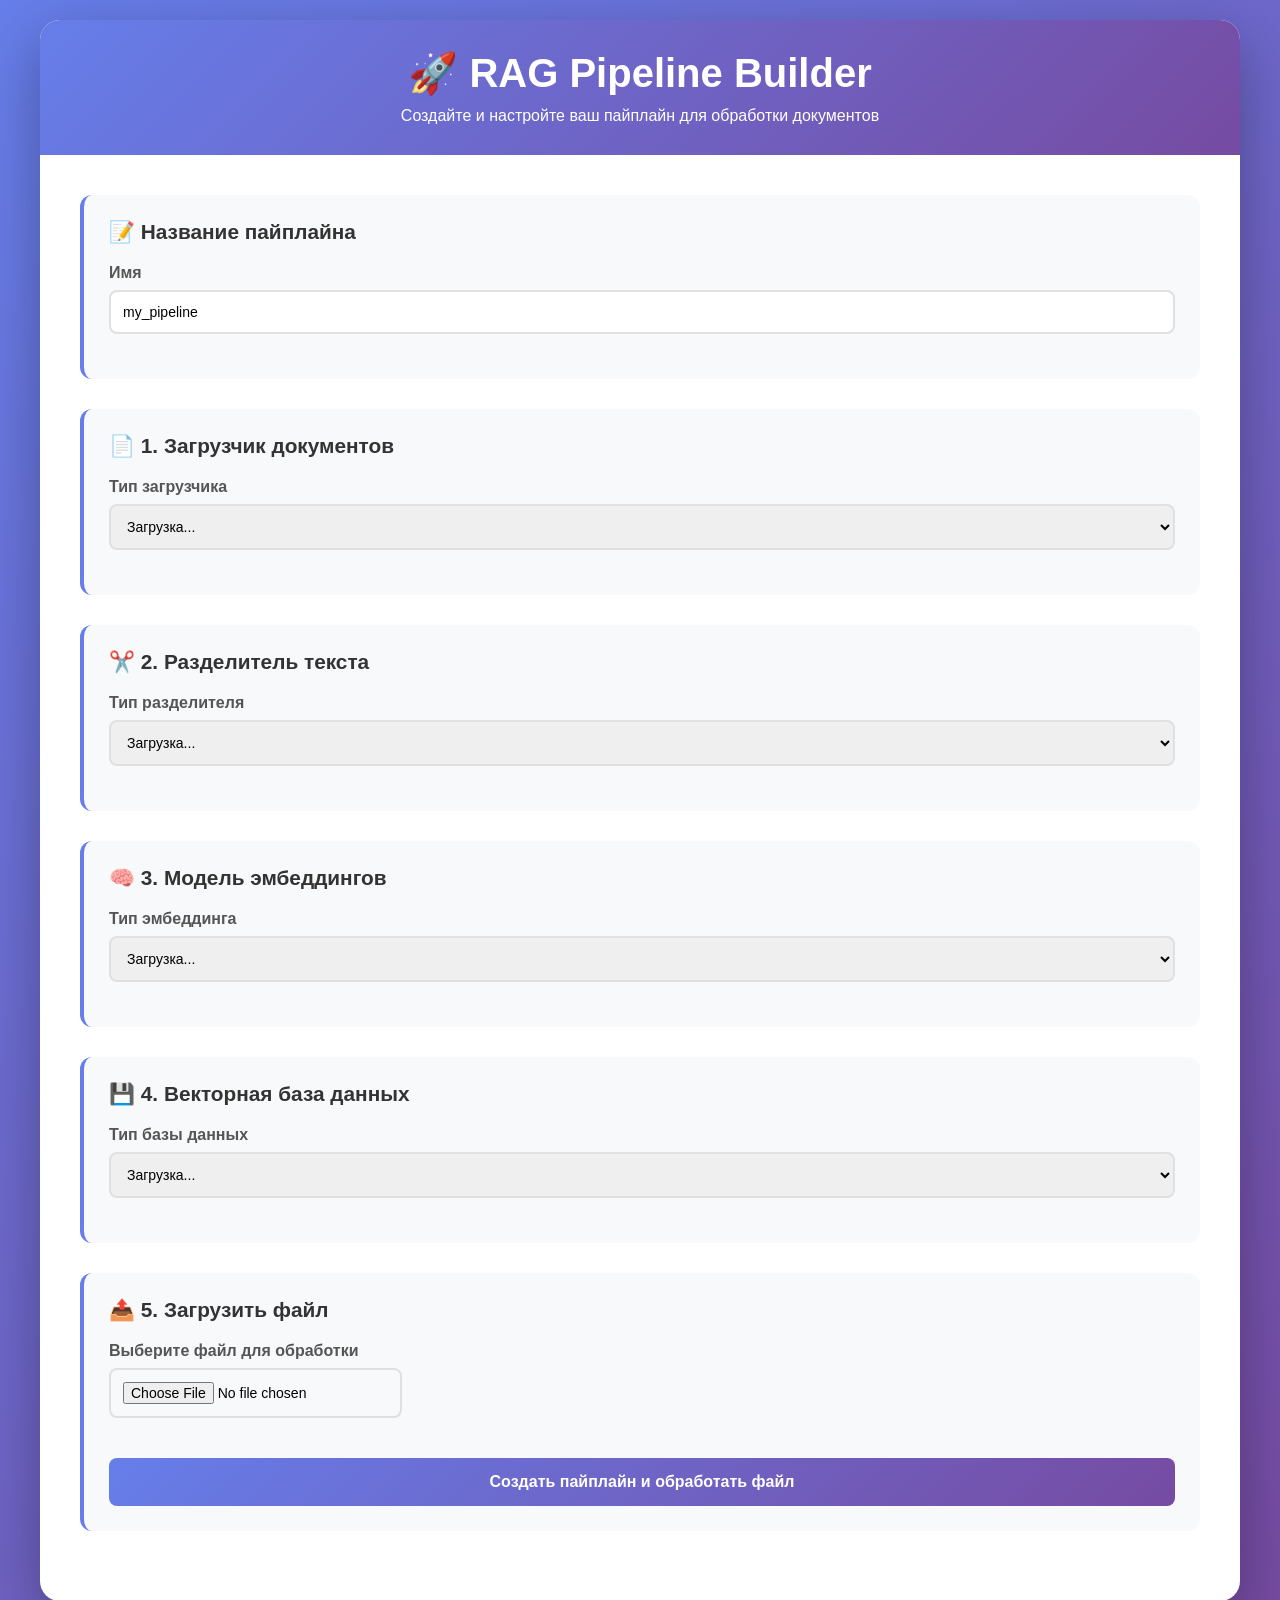
<file: index.html>
<!DOCTYPE html>
<html lang="ru">

<head>
    <meta charset="UTF-8">
    <meta name="viewport" content="width=device-width, initial-scale=1.0">
    <title>RAG Pipeline Builder</title>
    <style>
        * {
            margin: 0;
            padding: 0;
            box-sizing: border-box;
        }

        body {
            font-family: -apple-system, BlinkMacSystemFont, 'Segoe UI', Roboto, Oxygen, Ubuntu, Cantarell, sans-serif;
            background: linear-gradient(135deg, #667eea 0%, #764ba2 100%);
            min-height: 100vh;
            padding: 20px;
        }

        .container {
            max-width: 1200px;
            margin: 0 auto;
            background: white;
            border-radius: 20px;
            box-shadow: 0 20px 60px rgba(0, 0, 0, 0.3);
            overflow: hidden;
        }

        .header {
            background: linear-gradient(135deg, #667eea 0%, #764ba2 100%);
            color: white;
            padding: 30px;
            text-align: center;
        }

        .header h1 {
            font-size: 2.5em;
            margin-bottom: 10px;
        }

        .content {
            padding: 40px;
        }

        .section {
            margin-bottom: 30px;
            padding: 25px;
            background: #f8f9fa;
            border-radius: 12px;
            border-left: 4px solid #667eea;
        }

        .section h2 {
            color: #333;
            margin-bottom: 20px;
            font-size: 1.3em;
        }

        .form-group {
            margin-bottom: 20px;
        }

        label {
            display: block;
            margin-bottom: 8px;
            font-weight: 600;
            color: #555;
        }

        .label-description {
            font-size: 0.85em;
            color: #777;
            font-weight: normal;
            margin-left: 5px;
        }

        select,
        input[type="text"],
        input[type="number"],
        input[type="file"],
        input[type="checkbox"] {
            padding: 12px;
            border: 2px solid #e0e0e0;
            border-radius: 8px;
            font-size: 14px;
            transition: border-color 0.3s;
        }

        select,
        input[type="text"],
        input[type="number"] {
            width: 100%;
        }

        input[type="checkbox"] {
            width: auto;
            margin-right: 8px;
        }

        select:focus,
        input:focus {
            outline: none;
            border-color: #667eea;
        }

        .dynamic-params {
            margin-top: 20px;
            padding: 20px;
            background: white;
            border-radius: 8px;
            border: 1px solid #e0e0e0;
        }

        .dynamic-params h3 {
            font-size: 1.1em;
            color: #667eea;
            margin-bottom: 15px;
        }

        .param-grid {
            display: grid;
            grid-template-columns: repeat(auto-fit, minmax(250px, 1fr));
            gap: 15px;
        }

        .checkbox-group {
            display: flex;
            align-items: center;
        }

        button {
            background: linear-gradient(135deg, #667eea 0%, #764ba2 100%);
            color: white;
            border: none;
            padding: 15px 40px;
            font-size: 16px;
            font-weight: 600;
            border-radius: 8px;
            cursor: pointer;
            transition: transform 0.2s, box-shadow 0.2s;
            width: 100%;
            margin-top: 20px;
        }

        button:hover:not(:disabled) {
            transform: translateY(-2px);
            box-shadow: 0 5px 20px rgba(102, 126, 234, 0.4);
        }

        button:disabled {
            opacity: 0.5;
            cursor: not-allowed;
        }

        .progress-container {
            margin-top: 30px;
            display: none;
        }

        .progress-bar {
            width: 100%;
            height: 30px;
            background: #e0e0e0;
            border-radius: 15px;
            overflow: hidden;
            margin-bottom: 10px;
        }

        .progress-fill {
            height: 100%;
            background: linear-gradient(90deg, #667eea 0%, #764ba2 100%);
            width: 0%;
            transition: width 0.3s;
            display: flex;
            align-items: center;
            justify-content: center;
            color: white;
            font-weight: 600;
        }

        .status-message {
            padding: 15px;
            border-radius: 8px;
            margin-top: 10px;
        }

        .status-success {
            background: #d4edda;
            color: #155724;
            border: 1px solid #c3e6cb;
        }

        .status-error {
            background: #f8d7da;
            color: #721c24;
            border: 1px solid #f5c6cb;
        }

        .status-info {
            background: #d1ecf1;
            color: #0c5460;
            border: 1px solid #bee5eb;
        }

        .file-info {
            display: flex;
            align-items: center;
            gap: 10px;
            margin-top: 10px;
            padding: 10px;
            background: white;
            border-radius: 8px;
        }

        .stats {
            display: grid;
            grid-template-columns: repeat(auto-fit, minmax(150px, 1fr));
            gap: 15px;
            margin-top: 20px;
        }

        .stat-card {
            background: white;
            padding: 15px;
            border-radius: 8px;
            text-align: center;
        }

        .stat-value {
            font-size: 2em;
            font-weight: bold;
            color: #667eea;
        }

        .stat-label {
            color: #777;
            font-size: 0.9em;
            margin-top: 5px;
        }

        .loading {
            display: inline-block;
            width: 20px;
            height: 20px;
            border: 3px solid #f3f3f3;
            border-top: 3px solid #667eea;
            border-radius: 50%;
            animation: spin 1s linear infinite;
            margin-left: 10px;
        }

        @keyframes spin {
            0% {
                transform: rotate(0deg);
            }

            100% {
                transform: rotate(360deg);
            }
        }

        .empty-state {
            text-align: center;
            padding: 20px;
            color: #999;
            font-style: italic;
        }
    </style>
</head>

<body>
    <div class="container">
        <div class="header">
            <h1>🚀 RAG Pipeline Builder</h1>
            <p>Создайте и настройте ваш пайплайн для обработки документов</p>
        </div>

        <div class="content">
            <!-- Pipeline Name -->
            <div class="section">
                <h2>📝 Название пайплайна</h2>
                <div class="form-group">
                    <label>Имя</label>
                    <input type="text" id="pipelineName" value="my_pipeline" placeholder="Введите название">
                </div>
            </div>

            <!-- Loader -->
            <div class="section">
                <h2>📄 1. Загрузчик документов</h2>
                <div class="form-group">
                    <label>Тип загрузчика</label>
                    <select id="loaderType" onchange="loadLoaderParams()">
                        <option value="">Загрузка...</option>
                    </select>
                </div>
                <div id="loaderParams" class="dynamic-params" style="display: none;">
                    <h3>Параметры загрузчика</h3>
                    <div id="loaderParamsContent" class="param-grid"></div>
                </div>
            </div>

            <!-- Splitter -->
            <div class="section">
                <h2>✂️ 2. Разделитель текста</h2>
                <div class="form-group">
                    <label>Тип разделителя</label>
                    <select id="splitterType" onchange="loadSplitterParams()">
                        <option value="">Загрузка...</option>
                    </select>
                </div>
                <div id="splitterParams" class="dynamic-params" style="display: none;">
                    <h3>Параметры разделителя</h3>
                    <div id="splitterParamsContent" class="param-grid"></div>
                </div>
            </div>

            <!-- Embedding -->
            <div class="section">
                <h2>🧠 3. Модель эмбеддингов</h2>
                <div class="form-group">
                    <label>Тип эмбеддинга</label>
                    <select id="embeddingType" onchange="loadEmbeddingParams()">
                        <option value="">Загрузка...</option>
                    </select>
                </div>
                <div id="embeddingParams" class="dynamic-params" style="display: none;">
                    <h3>Параметры эмбеддинга</h3>
                    <div id="embeddingParamsContent" class="param-grid"></div>
                </div>
            </div>

            <!-- Database -->
            <div class="section">
                <h2>💾 4. Векторная база данных</h2>
                <div class="form-group">
                    <label>Тип базы данных</label>
                    <select id="databaseType" onchange="loadDatabaseParams()">
                        <option value="">Загрузка...</option>
                    </select>
                </div>
                <div id="databaseParams" class="dynamic-params" style="display: none;">
                    <h3>Параметры базы данных</h3>
                    <div id="databaseParamsContent" class="param-grid"></div>
                </div>
            </div>

            <!-- File Upload -->
            <div class="section">
                <h2>📤 5. Загрузить файл</h2>
                <div class="form-group">
                    <label>Выберите файл для обработки</label>
                    <input type="file" id="fileInput" accept=".pdf,.txt,.md">
                    <div id="fileInfo" class="file-info" style="display: none;"></div>
                </div>
                <button id="processBtn" onclick="processPipeline()">
                    Создать пайплайн и обработать файл
                </button>
            </div>

            <!-- Progress -->
            <div class="progress-container" id="progressContainer">
                <h3>Обработка...</h3>
                <div id="taskInfo"
                    style="margin-bottom: 10px; padding: 10px; background: #f0f0f0; border-radius: 8px; font-size: 0.9em; display: none;">
                    <strong>Task ID:</strong> <span id="taskIdDisplay">-</span><br>
                    <strong>Файл:</strong> <span id="fileNameDisplay">-</span>
                </div>
                <div class="progress-bar">
                    <div class="progress-fill" id="progressFill">0%</div>
                </div>
                <div id="statusMessage" class="status-message status-info"></div>
            </div>

            <!-- Results -->
            <div class="section" id="resultsSection" style="display: none;">
                <h2>✅ Результаты</h2>
                <div class="stats" id="stats"></div>
            </div>
        </div>
    </div>

    <script>
        const API_URL = 'http://localhost:8000';

        // Store component schemas
        let componentSchemas = {
            loaders: {},
            splitters: {},
            embeddings: {},
            databases: {}
        };

        // Store current parameter values
        let currentParams = {
            loader: {},
            splitter: {},
            embedding: {},
            database: {}
        };

        // Load components on page load
        window.onload = async () => {
            await loadLoaders();
            await loadSplitters();
            await loadEmbeddings();
            await loadDatabases();
        };

        // ==========================================
        // LOAD COMPONENT LISTS
        // ==========================================

        async function loadLoaders() {
            try {
                const response = await fetch(`${API_URL}/api/loaders`);
                const loaders = await response.json();
                const select = document.getElementById('loaderType');

                select.innerHTML = '<option value="">-- Выберите загрузчик --</option>' +
                    loaders.map(l => {
                        componentSchemas.loaders[l.id] = l.config_schema;
                        return `<option value="${l.id}">${l.name}</option>`;
                    }).join('');
            } catch (error) {
                console.error('Error loading loaders:', error);
                showStatus('Ошибка загрузки списка загрузчиков', 'error');
            }
        }

        async function loadSplitters() {
            try {
                const response = await fetch(`${API_URL}/api/splitters`);
                const splitters = await response.json();
                const select = document.getElementById('splitterType');

                select.innerHTML = '<option value="">-- Выберите разделитель --</option>' +
                    splitters.map(s => {
                        componentSchemas.splitters[s.id] = s.config_schema;
                        return `<option value="${s.id}">${s.name}</option>`;
                    }).join('');
            } catch (error) {
                console.error('Error loading splitters:', error);
            }
        }

        async function loadEmbeddings() {
            try {
                const response = await fetch(`${API_URL}/api/embeddings`);
                const embeddings = await response.json();
                const select = document.getElementById('embeddingType');

                select.innerHTML = '<option value="">-- Выберите модель --</option>' +
                    embeddings.map(e => {
                        componentSchemas.embeddings[e.id] = e.config_schema;
                        return `<option value="${e.id}">${e.name}</option>`;
                    }).join('');
            } catch (error) {
                console.error('Error loading embeddings:', error);
            }
        }

        async function loadDatabases() {
            try {
                const response = await fetch(`${API_URL}/api/databases`);
                const databases = await response.json();
                const select = document.getElementById('databaseType');

                select.innerHTML = '<option value="">-- Выберите базу данных --</option>' +
                    databases.map(d => {
                        componentSchemas.databases[d.id] = d.config_schema;
                        return `<option value="${d.id}">${d.name}</option>`;
                    }).join('');
            } catch (error) {
                console.error('Error loading databases:', error);
            }
        }

        // ==========================================
        // DYNAMIC PARAMETER LOADING
        // ==========================================

        function loadLoaderParams() {
            const selectedType = document.getElementById('loaderType').value;
            if (!selectedType) {
                document.getElementById('loaderParams').style.display = 'none';
                return;
            }

            const schema = componentSchemas.loaders[selectedType];
            renderParams('loader', schema, 'loaderParamsContent');
            document.getElementById('loaderParams').style.display = 'block';
        }

        function loadSplitterParams() {
            const selectedType = document.getElementById('splitterType').value;
            if (!selectedType) {
                document.getElementById('splitterParams').style.display = 'none';
                return;
            }

            const schema = componentSchemas.splitters[selectedType];
            renderParams('splitter', schema, 'splitterParamsContent');
            document.getElementById('splitterParams').style.display = 'block';
        }

        function loadEmbeddingParams() {
            const selectedType = document.getElementById('embeddingType').value;
            if (!selectedType) {
                document.getElementById('embeddingParams').style.display = 'none';
                return;
            }

            const schema = componentSchemas.embeddings[selectedType];
            renderParams('embedding', schema, 'embeddingParamsContent');
            document.getElementById('embeddingParams').style.display = 'block';
        }

        function loadDatabaseParams() {
            const selectedType = document.getElementById('databaseType').value;
            if (!selectedType) {
                document.getElementById('databaseParams').style.display = 'none';
                return;
            }

            const schema = componentSchemas.databases[selectedType];
            renderParams('database', schema, 'databaseParamsContent');
            document.getElementById('databaseParams').style.display = 'block';
        }

        // ==========================================
        // RENDER PARAMETERS DYNAMICALLY
        // ==========================================

        function renderParams(componentType, schema, containerId) {
            const container = document.getElementById(containerId);
            container.innerHTML = '';

            if (!schema || !schema.properties) {
                container.innerHTML = '<div class="empty-state">Нет настраиваемых параметров</div>';
                return;
            }

            const properties = schema.properties;

            // Skip 'type' field as it's already selected
            Object.keys(properties).forEach(key => {
                if (key === 'type') return;

                const prop = properties[key];
                const isRequired = schema.required && schema.required.includes(key);

                const formGroup = document.createElement('div');
                formGroup.className = 'form-group';

                // Create label
                const label = document.createElement('label');
                label.textContent = formatFieldName(key);
                if (isRequired) {
                    label.innerHTML += ' <span style="color: red;">*</span>';
                }
                if (prop.description) {
                    label.innerHTML += `<span class="label-description">(${prop.description})</span>`;
                }
                formGroup.appendChild(label);

                // Create input based on type
                const input = createInputForType(componentType, key, prop);
                formGroup.appendChild(input);

                container.appendChild(formGroup);
            });
        }

        function createInputForType(componentType, key, prop) {
            const inputId = `${componentType}_${key}`;
            let input;

            // Check if it's a boolean
            if (prop.type === 'boolean') {
                const wrapper = document.createElement('div');
                wrapper.className = 'checkbox-group';

                input = document.createElement('input');
                input.type = 'checkbox';
                input.id = inputId;
                input.checked = prop.default !== undefined ? prop.default : false;

                const label = document.createElement('label');
                label.htmlFor = inputId;
                label.textContent = 'Включено';
                label.style.fontWeight = 'normal';

                wrapper.appendChild(input);
                wrapper.appendChild(label);

                input.addEventListener('change', (e) => {
                    currentParams[componentType][key] = e.target.checked;
                });

                currentParams[componentType][key] = input.checked;
                return wrapper;
            }

            // Check if it's an enum (Literal in Pydantic)
            if (prop.enum) {
                input = document.createElement('select');
                input.id = inputId;

                prop.enum.forEach(value => {
                    const option = document.createElement('option');
                    option.value = value;
                    option.textContent = value;
                    if (value === prop.default) {
                        option.selected = true;
                    }
                    input.appendChild(option);
                });

                input.addEventListener('change', (e) => {
                    currentParams[componentType][key] = e.target.value;
                });

                currentParams[componentType][key] = input.value;
                return input;
            }

            // Number input
            if (prop.type === 'integer' || prop.type === 'number') {
                input = document.createElement('input');
                input.type = 'number';
                input.id = inputId;

                if (prop.minimum !== undefined) input.min = prop.minimum;
                if (prop.maximum !== undefined) input.max = prop.maximum;
                if (prop.default !== undefined) input.value = prop.default;

                input.addEventListener('input', (e) => {
                    const value = prop.type === 'integer' ?
                        parseInt(e.target.value) :
                        parseFloat(e.target.value);
                    currentParams[componentType][key] = isNaN(value) ? null : value;
                });

                currentParams[componentType][key] = input.value ?
                    (prop.type === 'integer' ? parseInt(input.value) : parseFloat(input.value)) :
                    null;
                return input;
            }

            // Text input (default)
            input = document.createElement('input');
            input.type = 'text';
            input.id = inputId;
            if (prop.default !== undefined) {
                input.value = prop.default;
            }

            input.addEventListener('input', (e) => {
                currentParams[componentType][key] = e.target.value;
            });

            currentParams[componentType][key] = input.value;
            return input;
        }

        function formatFieldName(key) {
            // Convert snake_case to Title Case
            return key
                .split('_')
                .map(word => word.charAt(0).toUpperCase() + word.slice(1))
                .join(' ');
        }

        // ==========================================
        // FILE HANDLING
        // ==========================================

        document.getElementById('fileInput').addEventListener('change', (e) => {
            const file = e.target.files[0];
            if (file) {
                const fileInfo = document.getElementById('fileInfo');
                fileInfo.style.display = 'flex';
                fileInfo.innerHTML = `
                    <span>📄 ${file.name}</span>
                    <span>${(file.size / 1024 / 1024).toFixed(2)} MB</span>
                `;
            }
        });

        // ==========================================
        // PIPELINE PROCESSING
        // ==========================================

        async function processPipeline() {
            const file = document.getElementById('fileInput').files[0];
            if (!file) {
                alert('Пожалуйста, выберите файл');
                return;
            }

            // Validate selections
            const loaderType = document.getElementById('loaderType').value;
            const splitterType = document.getElementById('splitterType').value;
            const embeddingType = document.getElementById('embeddingType').value;
            const databaseType = document.getElementById('databaseType').value;

            if (!loaderType || !splitterType || !embeddingType || !databaseType) {
                alert('Пожалуйста, выберите все компоненты пайплайна');
                return;
            }

            const btn = document.getElementById('processBtn');
            btn.disabled = true;
            btn.textContent = 'Создание пайплайна...';

            try {
                // Build config with dynamic parameters
                const config = {
                    name: document.getElementById('pipelineName').value,
                    loader: {
                        type: loaderType,
                        ...currentParams.loader
                    },
                    splitter: {
                        type: splitterType,
                        ...currentParams.splitter
                    },
                    embedding: {
                        type: embeddingType,
                        ...currentParams.embedding
                    },
                    database: {
                        type: databaseType,
                        ...currentParams.database
                    }
                };

                console.log('Pipeline config:', config);

                // Create pipeline
                showStatus('Создание пайплайна...', 'info');
                const pipelineResp = await fetch(`${API_URL}/api/pipelines`, {
                    method: 'POST',
                    headers: { 'Content-Type': 'application/json' },
                    body: JSON.stringify(config)
                });

                if (!pipelineResp.ok) {
                    const error = await pipelineResp.json();
                    throw new Error(error.detail || 'Ошибка создания пайплайна');
                }

                const pipelineData = await pipelineResp.json();
                const pipelineId = pipelineData.pipeline_id;
                console.log('Pipeline created:', pipelineId);

                // Upload file
                btn.textContent = 'Загрузка файла...';
                showStatus('Загрузка файла...', 'info');
                const formData = new FormData();
                formData.append('file', file);

                const uploadResp = await fetch(
                    `${API_URL}/api/pipelines/${pipelineId}/process`,
                    { method: 'POST', body: formData }
                );

                if (!uploadResp.ok) {
                    const error = await uploadResp.json();
                    throw new Error(error.detail || 'Ошибка загрузки файла');
                }

                const uploadData = await uploadResp.json();
                const taskId = uploadData.task_id;

                console.log('Task created:', taskId);
                console.log('Upload response:', uploadData);

                // Show task info
                document.getElementById('taskInfo').style.display = 'block';
                document.getElementById('taskIdDisplay').textContent = taskId.substring(0, 8) + '...';
                document.getElementById('fileNameDisplay').textContent = file.name;

                // Show progress immediately
                btn.textContent = 'Обработка файла...';
                showStatus(uploadData.message || 'Задача поставлена в очередь', 'info');

                // Poll for status
                await pollTaskStatus(taskId);

            } catch (error) {
                console.error('Processing error:', error);
                showStatus(`Ошибка: ${error.message}`, 'error');
                btn.disabled = false;
                btn.textContent = 'Создать пайплайн и обработать файл';
            }
        }

        async function pollTaskStatus(taskId) {
            const progressContainer = document.getElementById('progressContainer');
            const progressFill = document.getElementById('progressFill');
            const statusMessage = document.getElementById('statusMessage');

            progressContainer.style.display = 'block';

            let pollCount = 0;
            const maxPolls = 600; // 10 минут максимум (600 секунд)

            const interval = setInterval(async () => {
                pollCount++;

                if (pollCount > maxPolls) {
                    clearInterval(interval);
                    showStatus('⏱ Превышено время ожидания. Проверьте задачу позже.', 'error');
                    document.getElementById('processBtn').disabled = false;
                    document.getElementById('processBtn').textContent = 'Создать пайплайн и обработать файл';
                    return;
                }

                try {
                    const response = await fetch(`${API_URL}/api/tasks/${taskId}`);

                    if (!response.ok) {
                        console.error('Failed to fetch task status:', response.status);
                        return; // Continue polling
                    }

                    const task = await response.json();
                    console.log('Task status:', task);

                    const progress = (task.progress || 0) * 100;
                    progressFill.style.width = progress + '%';
                    progressFill.textContent = Math.round(progress) + '%';

                    showStatus(task.message || 'Обработка...', 'info');

                    if (task.status === 'completed') {
                        clearInterval(interval);
                        progressFill.style.width = '100%';
                        progressFill.textContent = '100%';
                        showStatus('✅ Обработка завершена успешно!', 'success');
                        document.getElementById('processBtn').disabled = false;
                        document.getElementById('processBtn').textContent = 'Создать пайплайн и обработать файл';
                        showResults(task);
                    } else if (task.status === 'failed') {
                        clearInterval(interval);
                        showStatus(`❌ Ошибка: ${task.error || 'Неизвестная ошибка'}`, 'error');
                        document.getElementById('processBtn').disabled = false;
                        document.getElementById('processBtn').textContent = 'Создать пайплайн и обработать файл';
                    } else if (task.status === 'processing') {
                        // Update button text to show it's processing
                        document.getElementById('processBtn').textContent =
                            `Обработка... ${Math.round(progress)}%`;
                    }
                } catch (error) {
                    console.error('Error polling task status:', error);
                    // Don't clear interval on error, might be temporary network issue
                }
            }, 1000); // Poll every second
        }

        function showStatus(message, type) {
            const statusEl = document.getElementById('statusMessage');
            statusEl.textContent = message;
            statusEl.className = `status-message status-${type}`;
        }

        function showResults(task) {
            const resultsSection = document.getElementById('resultsSection');
            resultsSection.style.display = 'block';

            const statsEl = document.getElementById('stats');
            statsEl.innerHTML = `
                <div class="stat-card">
                    <div class="stat-value">✓</div>
                    <div class="stat-label">Статус</div>
                </div>
                <div class="stat-card">
                    <div class="stat-value">${Math.round((task.progress || 0) * 100)}%</div>
                    <div class="stat-label">Прогресс</div>
                </div>
                <div class="stat-card">
                    <div class="stat-value">${task.status}</div>
                    <div class="stat-label">Состояние</div>
                </div>
            `;

            // Scroll to results
            resultsSection.scrollIntoView({ behavior: 'smooth' });
        }
    </script>
</body>

</html>
</file>
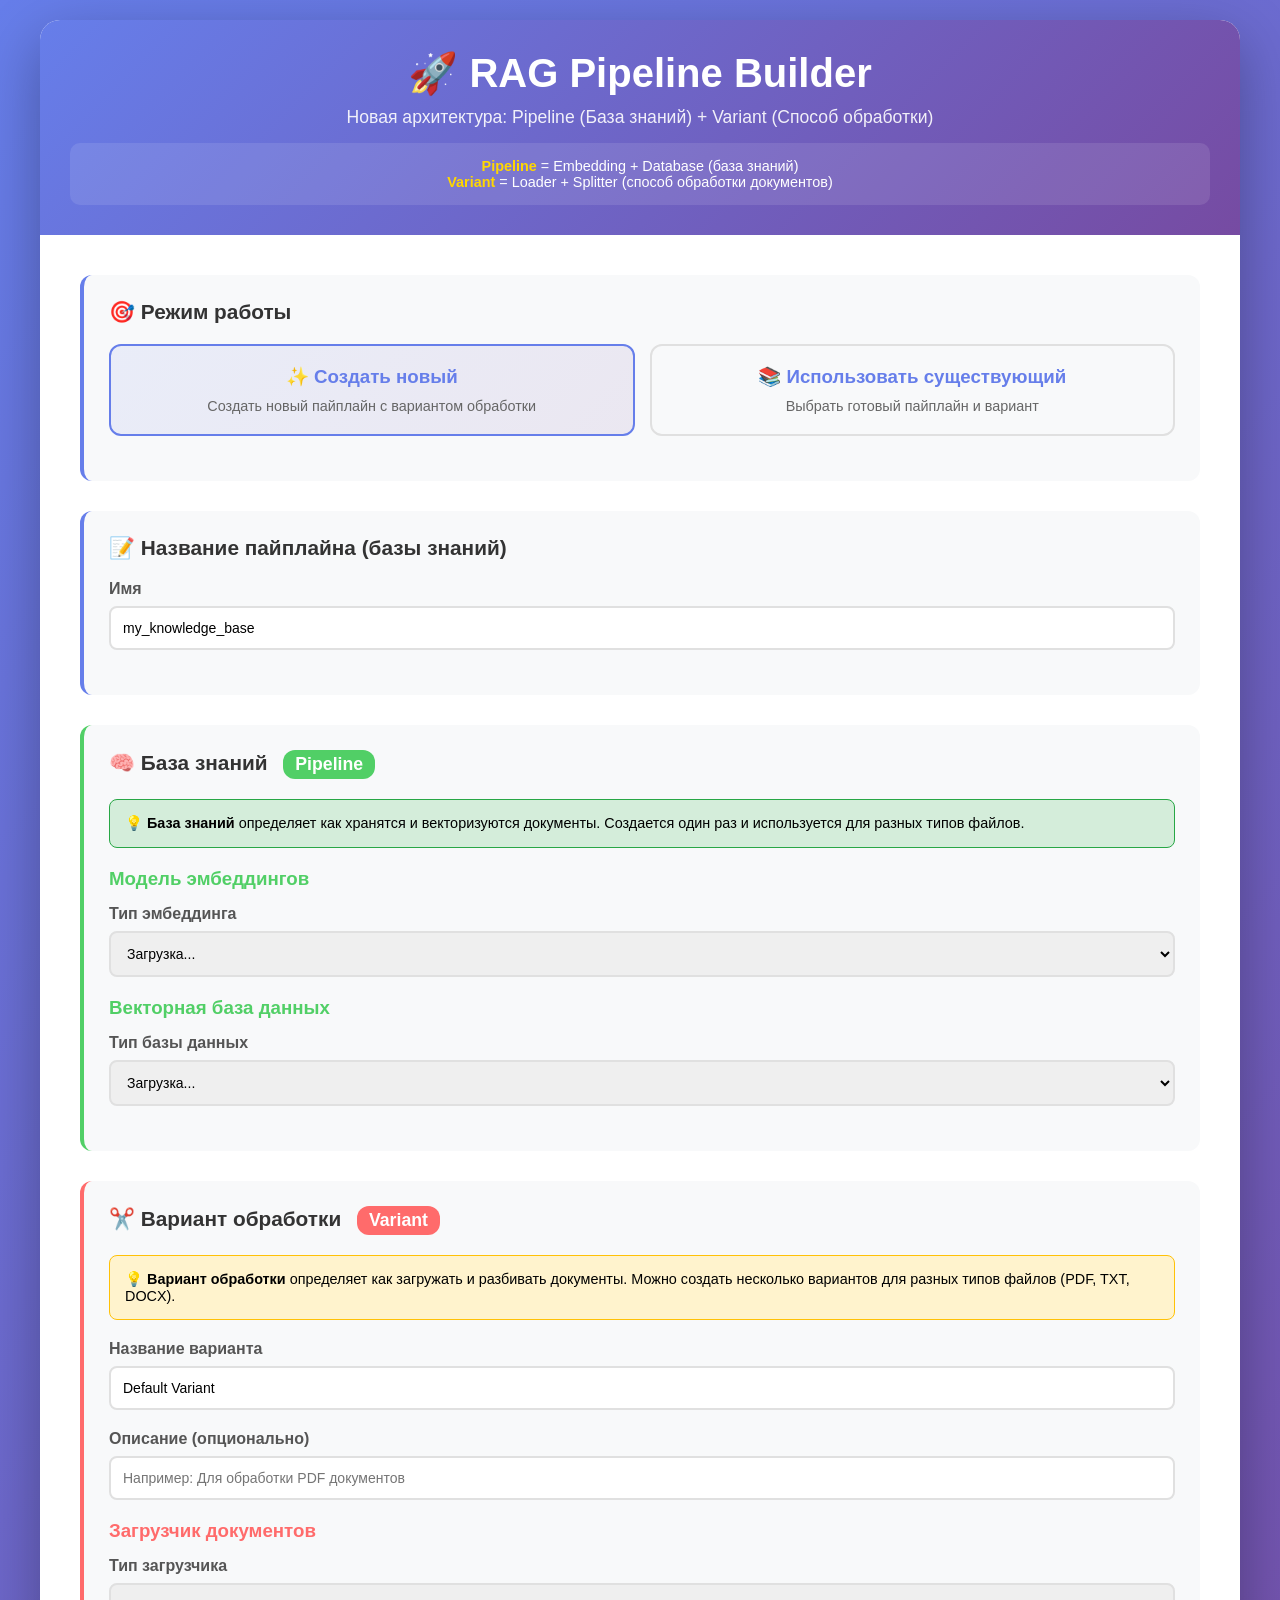
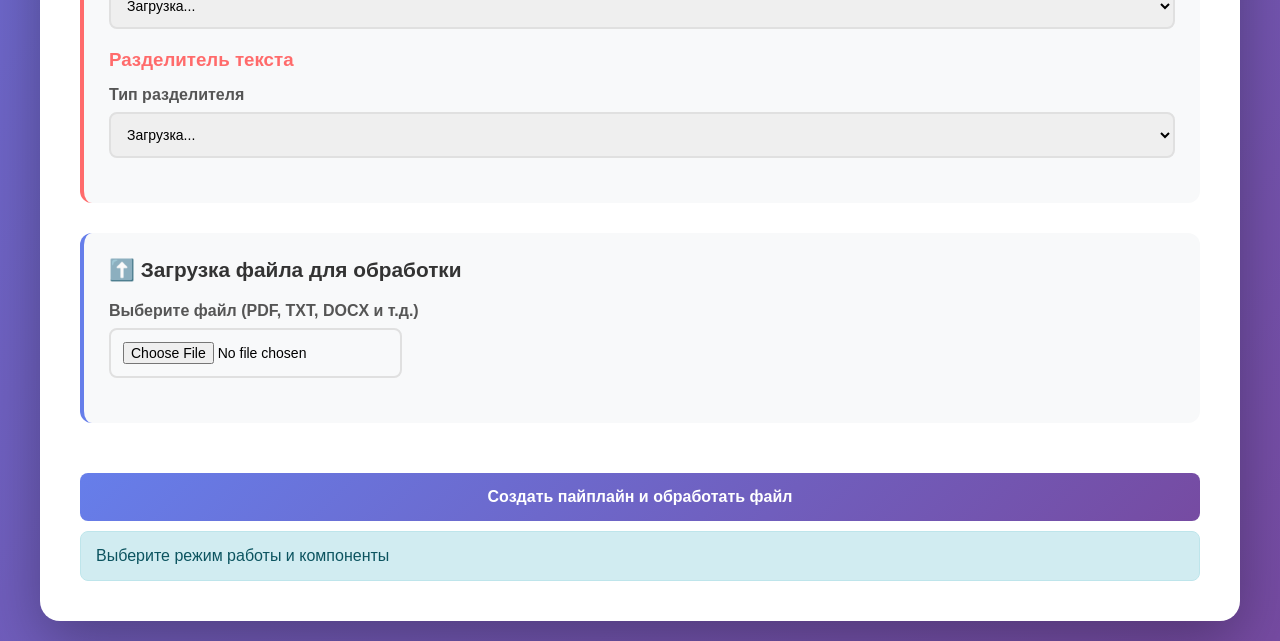
<file: create_pipeline.html>
<!DOCTYPE html>
<html lang="ru">

<head>
    <meta charset="UTF-8">
    <meta name="viewport" content="width=device-width, initial-scale=1.0">
    <title>RAG Pipeline Builder - New Architecture</title>
    <style>
        /* Общие стили */
        * {
            margin: 0;
            padding: 0;
            box-sizing: border-box;
        }

        body {
            font-family: -apple-system, BlinkMacSystemFont, 'Segoe UI', Roboto, Oxygen, Ubuntu, Cantarell, sans-serif;
            background: linear-gradient(135deg, #667eea 0%, #764ba2 100%);
            min-height: 100vh;
            padding: 20px;
        }

        .container {
            max-width: 1200px;
            margin: 0 auto;
            background: white;
            border-radius: 20px;
            box-shadow: 0 20px 60px rgba(0, 0, 0, 0.3);
            overflow: hidden;
        }

        .header {
            background: linear-gradient(135deg, #667eea 0%, #764ba2 100%);
            color: white;
            padding: 30px;
            text-align: center;
        }

        .header h1 {
            font-size: 2.5em;
            margin-bottom: 10px;
        }

        .header p {
            opacity: 0.9;
            font-size: 1.1em;
        }

        .architecture-info {
            background: rgba(255, 255, 255, 0.1);
            padding: 15px;
            border-radius: 10px;
            margin-top: 15px;
            font-size: 0.9em;
        }

        .architecture-info strong {
            color: #ffd700;
        }

        .content {
            padding: 40px;
        }

        .section {
            margin-bottom: 30px;
            padding: 25px;
            background: #f8f9fa;
            border-radius: 12px;
            border-left: 4px solid #667eea;
        }

        .section.variant-section {
            border-left-color: #ff6b6b;
        }

        .section.knowledge-base-section {
            border-left-color: #51cf66;
        }

        .section h2 {
            color: #333;
            margin-bottom: 20px;
            font-size: 1.3em;
        }

        .info-box {
            background: #fff3cd;
            border: 1px solid #ffc107;
            padding: 15px;
            border-radius: 8px;
            margin-top: 15px;
            font-size: 0.9em;
        }

        .info-box.success {
            background: #d4edda;
            border-color: #28a745;
        }

        .form-group {
            margin-bottom: 20px;
        }

        label {
            display: block;
            margin-bottom: 8px;
            font-weight: 600;
            color: #555;
        }

        .label-description {
            font-size: 0.85em;
            color: #777;
            font-weight: normal;
            margin-left: 5px;
        }

        select,
        input[type="text"],
        input[type="number"],
        input[type="file"],
        input[type="checkbox"] {
            padding: 12px;
            border: 2px solid #e0e0e0;
            border-radius: 8px;
            font-size: 14px;
            transition: border-color 0.3s;
        }

        select,
        input[type="text"],
        input[type="number"] {
            width: 100%;
        }

        input[type="checkbox"] {
            width: auto;
            margin-right: 8px;
        }

        select:focus,
        input:focus {
            outline: none;
            border-color: #667eea;
        }

        .dynamic-params {
            margin-top: 20px;
            padding: 20px;
            background: white;
            border-radius: 8px;
            border: 1px solid #e0e0e0;
        }

        .dynamic-params h3 {
            font-size: 1.1em;
            color: #667eea;
            margin-bottom: 15px;
        }

        .param-grid {
            display: grid;
            grid-template-columns: repeat(auto-fit, minmax(250px, 1fr));
            gap: 15px;
        }

        .checkbox-group {
            display: flex;
            align-items: center;
        }

        button {
            background: linear-gradient(135deg, #667eea 0%, #764ba2 100%);
            color: white;
            border: none;
            padding: 15px 40px;
            font-size: 16px;
            font-weight: 600;
            border-radius: 8px;
            cursor: pointer;
            transition: transform 0.2s, box-shadow 0.2s;
            width: 100%;
            margin-top: 20px;
        }

        button:hover:not(:disabled) {
            transform: translateY(-2px);
            box-shadow: 0 5px 20px rgba(102, 126, 234, 0.4);
        }

        button:disabled {
            opacity: 0.5;
            cursor: not-allowed;
        }

        .progress-container {
            margin-top: 30px;
            display: none;
        }

        .progress-bar {
            width: 100%;
            height: 30px;
            background: #e0e0e0;
            border-radius: 15px;
            overflow: hidden;
            margin-bottom: 10px;
        }

        .progress-fill {
            height: 100%;
            background: linear-gradient(90deg, #667eea 0%, #764ba2 100%);
            width: 0%;
            transition: width 0.3s;
            display: flex;
            align-items: center;
            justify-content: center;
            color: white;
            font-weight: 600;
        }

        .status-message {
            padding: 15px;
            border-radius: 8px;
            margin-top: 10px;
        }

        .status-success {
            background: #d4edda;
            color: #155724;
            border: 1px solid #c3e6cb;
        }

        .status-error {
            background: #f8d7da;
            color: #721c24;
            border: 1px solid #f5c6cb;
        }

        .status-info {
            background: #d1ecf1;
            color: #0c5460;
            border: 1px solid #bee5eb;
        }

        .file-info {
            display: flex;
            align-items: center;
            gap: 10px;
            margin-top: 10px;
            padding: 10px;
            background: white;
            border-radius: 8px;
        }

        .stats {
            display: grid;
            grid-template-columns: repeat(auto-fit, minmax(150px, 1fr));
            gap: 15px;
            margin-top: 20px;
        }

        .stat-card {
            background: white;
            padding: 15px;
            border-radius: 8px;
            text-align: center;
        }

        .stat-value {
            font-size: 2em;
            font-weight: bold;
            color: #667eea;
        }

        .stat-label {
            color: #777;
            font-size: 0.9em;
            margin-top: 5px;
        }

        .loading {
            display: inline-block;
            width: 20px;
            height: 20px;
            border: 3px solid #f3f3f3;
            border-top: 3px solid #667eea;
            border-radius: 50%;
            animation: spin 1s linear infinite;
            margin-left: 10px;
        }

        @keyframes spin {
            0% {
                transform: rotate(0deg);
            }

            100% {
                transform: rotate(360deg);
            }
        }

        .empty-state {
            text-align: center;
            padding: 20px;
            color: #999;
            font-style: italic;
        }

        .variant-badge {
            display: inline-block;
            background: #ff6b6b;
            color: white;
            padding: 4px 12px;
            border-radius: 12px;
            font-size: 0.85em;
            margin-left: 10px;
        }

        .kb-badge {
            display: inline-block;
            background: #51cf66;
            color: white;
            padding: 4px 12px;
            border-radius: 12px;
            font-size: 0.85em;
            margin-left: 10px;
        }

        /* Новые стили для селектора режимов */
        .mode-selector {
            display: grid;
            grid-template-columns: 1fr 1fr;
            gap: 15px;
            margin-bottom: 20px;
        }

        .mode-card {
            padding: 20px;
            border: 2px solid #e0e0e0;
            border-radius: 12px;
            cursor: pointer;
            transition: all 0.3s;
            text-align: center;
        }

        .mode-card:hover {
            border-color: #667eea;
            transform: translateY(-2px);
            box-shadow: 0 5px 15px rgba(102, 126, 234, 0.2);
        }

        .mode-card.active {
            border-color: #667eea;
            background: linear-gradient(135deg, rgba(102, 126, 234, 0.1) 0%, rgba(118, 75, 162, 0.1) 100%);
        }

        .mode-card h3 {
            color: #667eea;
            margin-bottom: 10px;
        }

        .mode-card p {
            color: #666;
            font-size: 0.9em;
        }

        /* Стили для списка пайплайнов */
        .pipeline-list {
            max-height: 300px;
            overflow-y: auto;
            border: 1px solid #e0e0e0;
            border-radius: 8px;
            padding: 10px;
        }

        .pipeline-item {
            padding: 15px;
            border: 2px solid #e0e0e0;
            border-radius: 8px;
            margin-bottom: 10px;
            cursor: pointer;
            transition: all 0.3s;
        }

        .pipeline-item:hover {
            border-color: #667eea;
            background: #f8f9fa;
        }

        .pipeline-item.selected {
            border-color: #667eea;
            background: linear-gradient(135deg, rgba(102, 126, 234, 0.1) 0%, rgba(118, 75, 162, 0.1) 100%);
        }

        .pipeline-item h4 {
            color: #333;
            margin-bottom: 5px;
        }

        .pipeline-item .pipeline-meta {
            font-size: 0.85em;
            color: #666;
        }

        /* Стили для списка вариантов */
        .variant-list {
            /* Убрал padding-left: 20px; чтобы было ровнее */
            margin-top: 10px;
        }

        .variant-item {
            padding: 10px;
            background: white;
            border-left: 3px solid #ff6b6b;
            margin-bottom: 5px;
            border-radius: 4px;
            cursor: pointer;
            transition: all 0.2s;
        }

        .variant-item:hover {
            background: #fff5f5;
        }

        .variant-item.selected {
            background: #ffe0e0;
            border-left-width: 5px;
        }

        .create-new-variant-btn {
            background: #ff6b6b;
            color: white;
            border: none;
            padding: 8px 16px;
            border-radius: 6px;
            cursor: pointer;
            font-size: 0.9em;
            margin-top: 10px;
        }

        .create-new-variant-btn:hover {
            background: #ff5252;
        }
    </style>
</head>

<body>
    <div class="container">
        <div class="header">
            <h1>🚀 RAG Pipeline Builder</h1>
            <p>Новая архитектура: Pipeline (База знаний) + Variant (Способ обработки)</p>
            <div class="architecture-info">
                <strong>Pipeline</strong> = Embedding + Database (база знаний)<br>
                <strong>Variant</strong> = Loader + Splitter (способ обработки документов)
            </div>
        </div>

        <div class="content">
            <div class="section">
                <h2>🎯 Режим работы</h2>
                <div class="mode-selector">
                    <div class="mode-card active" id="modeNew" onclick="selectMode('new')">
                        <h3>✨ Создать новый</h3>
                        <p>Создать новый пайплайн с вариантом обработки</p>
                    </div>
                    <div class="mode-card" id="modeExisting" onclick="selectMode('existing')">
                        <h3>📚 Использовать существующий</h3>
                        <p>Выбрать готовый пайплайн и вариант</p>
                    </div>
                </div>
            </div>

            <div class="section" id="existingPipelineSection" style="display: none;">
                <h2>📚 Выбор пайплайна и варианта</h2>

                <div class="form-group">
                    <label>Доступные пайплайны</label>
                    <div id="pipelineList" class="pipeline-list">
                        <div class="empty-state">Загрузка...</div>
                    </div>
                </div>

                <div id="variantSelection" style="display: none; margin-top: 20px;">
                    <label>Варианты обработки для выбранного пайплайна</label>
                    <div id="variantList" class="variant-list"></div>
                    <button class="create-new-variant-btn" onclick="showNewVariantForm()">
                        + Создать новый вариант
                    </button>
                </div>

                <div id="newVariantForm"
                    style="display: none; margin-top: 20px; padding: 20px; background: white; border-radius: 8px; border: 1px solid #ff6b6b;">
                    <h3>Создание нового варианта</h3>
                    <div class="form-group">
                        <label>Название варианта</label>
                        <input type="text" id="newVariantName" placeholder="Например: PDF Processor">
                    </div>
                    <div class="form-group">
                        <label>Описание</label>
                        <input type="text" id="newVariantDescription" placeholder="Опционально">
                    </div>

                    <div style="margin-top: 20px;">
                        <h3 style="color: #ff6b6b; margin-bottom: 15px;">Загрузчик документов</h3>
                        <div class="form-group">
                            <label>Тип загрузчика</label>
                            <select id="loaderTypeExisting" onchange="loadLoaderParams('existing')">
                                <option value="">Загрузка...</option>
                            </select>
                        </div>
                        <div id="loaderParamsExisting" class="dynamic-params" style="display: none;">
                            <h3>Параметры загрузчика</h3>
                            <div id="loaderParamsContentExisting" class="param-grid"></div>
                        </div>
                    </div>

                    <div style="margin-top: 20px;">
                        <h3 style="color: #ff6b6b; margin-bottom: 15px;">Разделитель текста</h3>
                        <div class="form-group">
                            <label>Тип разделителя</label>
                            <select id="splitterTypeExisting" onchange="loadSplitterParams('existing')">
                                <option value="">Загрузка...</option>
                            </select>
                        </div>
                        <div id="splitterParamsExisting" class="dynamic-params" style="display: none;">
                            <h3>Параметры разделителя</h3>
                            <div id="splitterParamsContentExisting" class="param-grid"></div>
                        </div>
                    </div>
                </div>
            </div>

            <div id="newPipelineSection">
                <div class="section">
                    <h2>📝 Название пайплайна (базы знаний)</h2>
                    <div class="form-group">
                        <label>Имя</label>
                        <input type="text" id="pipelineName" value="my_knowledge_base" placeholder="Введите название">
                    </div>
                </div>

                <div class="section knowledge-base-section">
                    <h2>🧠 База знаний <span class="kb-badge">Pipeline</span></h2>
                    <div class="info-box success">
                        💡 <strong>База знаний</strong> определяет как хранятся и векторизуются документы.
                        Создается один раз и используется для разных типов файлов.
                    </div>

                    <div style="margin-top: 20px;">
                        <h3 style="color: #51cf66; margin-bottom: 15px;">Модель эмбеддингов</h3>
                        <div class="form-group">
                            <label>Тип эмбеддинга</label>
                            <select id="embeddingType" onchange="loadEmbeddingParams()">
                                <option value="">Загрузка...</option>
                            </select>
                        </div>
                        <div id="embeddingParams" class="dynamic-params" style="display: none;">
                            <h3>Параметры эмбеддинга</h3>
                            <div id="embeddingParamsContent" class="param-grid"></div>
                        </div>
                    </div>

                    <div style="margin-top: 20px;">
                        <h3 style="color: #51cf66; margin-bottom: 15px;">Векторная база данных</h3>
                        <div class="form-group">
                            <label>Тип базы данных</label>
                            <select id="databaseType" onchange="loadDatabaseParams()">
                                <option value="">Загрузка...</option>
                            </select>
                        </div>
                        <div id="databaseParams" class="dynamic-params" style="display: none;">
                            <h3>Параметры базы данных</h3>
                            <div id="databaseParamsContent" class="param-grid"></div>
                        </div>
                    </div>
                </div>

                <div class="section variant-section">
                    <h2>✂️ Вариант обработки <span class="variant-badge">Variant</span></h2>
                    <div class="info-box">
                        💡 <strong>Вариант обработки</strong> определяет как загружать и разбивать документы.
                        Можно создать несколько вариантов для разных типов файлов (PDF, TXT, DOCX).
                    </div>

                    <div class="form-group" style="margin-top: 20px;">
                        <label>Название варианта</label>
                        <input type="text" id="variantName" value="Default Variant"
                            placeholder="Например: PDF Processor">
                    </div>

                    <div class="form-group">
                        <label>Описание (опционально)</label>
                        <input type="text" id="variantDescription" placeholder="Например: Для обработки PDF документов">
                    </div>

                    <div style="margin-top: 20px;">
                        <h3 style="color: #ff6b6b; margin-bottom: 15px;">Загрузчик документов</h3>
                        <div class="form-group">
                            <label>Тип загрузчика</label>
                            <select id="loaderType" onchange="loadLoaderParams('new')">
                                <option value="">Загрузка...</option>
                            </select>
                        </div>
                        <div id="loaderParams" class="dynamic-params" style="display: none;">
                            <h3>Параметры загрузчика</h3>
                            <div id="loaderParamsContent" class="param-grid"></div>
                        </div>
                    </div>

                    <div style="margin-top: 20px;">
                        <h3 style="color: #ff6b6b; margin-bottom: 15px;">Разделитель текста</h3>
                        <div class="form-group">
                            <label>Тип разделителя</label>
                            <select id="splitterType" onchange="loadSplitterParams('new')">
                                <option value="">Загрузка...</option>
                            </select>
                        </div>
                        <div id="splitterParams" class="dynamic-params" style="display: none;">
                            <h3>Параметры разделителя</h3>
                            <div id="splitterParamsContent" class="param-grid"></div>
                        </div>
                    </div>
                </div>
            </div>

            <div class="section">
                <h2>⬆️ Загрузка файла для обработки</h2>
                <div class="form-group">
                    <label for="fileInput">Выберите файл (PDF, TXT, DOCX и т.д.)</label>
                    <input type="file" id="fileInput" accept=".pdf,.txt,.docx,.md,.csv">
                </div>
                <div id="fileInfo" class="file-info" style="display: none;"></div>
            </div>

            <button id="processBtn" onclick="processPipeline()">Создать пайплайн и обработать файл</button>

            <div id="statusMessage" class="status-message status-info" style="display: none;"></div>

            <div id="progressContainer" class="progress-container">
                <div class="progress-bar">
                    <div id="progressFill" class="progress-fill">0%</div>
                </div>
                <p id="taskMessage"></p>
            </div>

            <div id="resultsSection" class="section"
                style="display: none; margin-top: 40px; border-left-color: #764ba2;">
                <h2>🎉 Результаты обработки</h2>
                <div id="taskInfo">
                    <p><strong>Pipeline ID:</strong> <span id="pipelineIdDisplay">N/A</span></p>
                    <p><strong>Variant ID:</strong> <span id="variantIdDisplay">N/A</span></p>
                    <p><strong>Task ID:</strong> <span id="taskIdDisplay">N/A</span></p>
                    <p><strong>Файл:</strong> <span id="fileNameDisplay">N/A</span></p>
                </div>
                <div id="stats" class="stats"></div>
            </div>
        </div>
    </div>

    <script>
        const API_URL = 'http://localhost:8000';

        // Store component schemas
        let componentSchemas = {
            loaders: {},
            splitters: {},
            embeddings: {},
            databases: {}
        };

        // Store current parameter values
        let currentParams = {
            loader: {}, // For new pipeline mode
            splitter: {}, // For new pipeline mode
            loaderExisting: {}, // For new variant (existing pipeline mode)
            splitterExisting: {}, // For new variant (existing pipeline mode)
            embedding: {},
            database: {}
        };

        // ==========================================
        // NEW MODE SELECTION VARIABLES
        // ==========================================
        let currentMode = 'new';  // 'new' or 'existing'
        let selectedPipelineId = null;
        let selectedVariantId = null;


        // Load components on page load
        window.onload = async () => {
            await loadLoaders();
            await loadSplitters();
            await loadEmbeddings();
            await loadDatabases();

            // Set initial status message display
            document.getElementById('statusMessage').style.display = 'block';
            showStatus('Выберите режим работы и компоненты', 'info');

            // Initial button text update
            updateProcessButtonText();
        };

        // ==========================================
        // MODE SELECTION FUNCTIONS
        // ==========================================
        function selectMode(mode) {
            currentMode = mode;

            // Update UI
            document.getElementById('modeNew').classList.toggle('active', mode === 'new');
            document.getElementById('modeExisting').classList.toggle('active', mode === 'existing');

            // Show/hide sections
            document.getElementById('newPipelineSection').style.display = mode === 'new' ? 'block' : 'none';
            document.getElementById('existingPipelineSection').style.display = mode === 'existing' ? 'block' : 'none';

            // Hide variant selection when switching to existing mode initially
            document.getElementById('variantSelection').style.display = 'none';
            document.getElementById('newVariantForm').style.display = 'none';
            selectedPipelineId = null;
            selectedVariantId = null;


            // Load pipelines if switching to existing mode
            if (mode === 'existing') {
                loadExistingPipelines();
            }

            // Clear selections in 'new' mode if switching back
            if (mode === 'new') {
                // Reset form state if needed, here we just show the new section
            }

            // Update button text
            updateProcessButtonText();
        }

        async function loadExistingPipelines() {
            const listContainer = document.getElementById('pipelineList');
            listContainer.innerHTML = '<div class="empty-state">Загрузка...</div>';
            try {
                const response = await fetch(`${API_URL}/api/pipelines`);

                // Проверка статуса ответа
                if (!response.ok) {
                    let errorMessage = `Ошибка сервера: ${response.status} ${response.statusText}`;
                    try {
                        const errorData = await response.json();
                        errorMessage = errorData.detail || errorMessage;
                    } catch (e) {
                        // Игнорируем ошибку, если ответ не в формате JSON
                    }
                    throw new Error(errorMessage);
                }

                const pipelines = await response.json();

                if (pipelines.length === 0) {
                    listContainer.innerHTML = '<div class="empty-state">Нет доступных пайплайнов</div>';
                    return;
                }

                // --- ИСПРАВЛЕНИЕ: Используем 'p.id' вместо 'p.pipeline_id' ---
                listContainer.innerHTML = pipelines.map(p => `
                    <div class="pipeline-item" onclick="selectPipeline(event, '${p.id}')">
                        <h4>${p.name}</h4>
                        <div class="pipeline-meta">
                            ID: ${p.id.substring(0, 8)}... | 
                            Создан: ${new Date(p.created_at).toLocaleDateString()}
                        </div>
                    </div>
                `).join('');
                // -------------------------------------------------------------
            } catch (error) {
                console.error('Error loading pipelines:', error);
                listContainer.innerHTML = '<div class="empty-state">Ошибка загрузки</div>';
                showStatus('Ошибка загрузки пайплайнов: ' + error.message, 'error');
            }
        }

        async function selectPipeline(event, pipelineId) {
            selectedPipelineId = pipelineId;
            selectedVariantId = null; // Clear variant selection

            // Update UI: highlight selected pipeline
            document.querySelectorAll('.pipeline-item').forEach(item => {
                item.classList.remove('selected');
            });
            event.currentTarget.classList.add('selected'); // Use currentTarget for the div element

            // Hide new variant form and deselect variants
            document.getElementById('newVariantForm').style.display = 'none';
            document.querySelectorAll('.variant-item').forEach(item => {
                item.classList.remove('selected');
            });

            // Load variants for this pipeline
            try {
                const response = await fetch(`${API_URL}/api/pipelines/${pipelineId}`);

                if (!response.ok) {
                    let errorMessage = `Ошибка сервера: ${response.status} ${response.statusText}`;
                    try {
                        const errorData = await response.json();
                        errorMessage = errorData.detail || errorMessage;
                    } catch (e) {
                    }
                    throw new Error(errorMessage);
                }

                const pipelineData = await response.json();

                const variantSelection = document.getElementById('variantSelection');
                const variantList = document.getElementById('variantList');

                if (!pipelineData.variants || pipelineData.variants.length === 0) {
                    variantList.innerHTML = '<div class="empty-state">Нет вариантов. Создайте новый.</div>';
                } else {
                    variantList.innerHTML = pipelineData.variants.map(v => `
                        <div class="variant-item" onclick="selectVariant(event, '${v.variant_id}')">
                            <strong>${v.name}</strong>
                            <div style="font-size: 0.85em; color: #666;">
                                ${v.description || 'Без описания'} | 
                                Файлов: ${v.files_processed || 0}
                            </div>
                        </div>
                    `).join('');
                }

                variantSelection.style.display = 'block';
                updateProcessButtonText();

            } catch (error) {
                console.error('Error loading variants:', error);
                showStatus('Ошибка загрузки вариантов: ' + error.message, 'error');
            }
        }

        function selectVariant(event, variantId) {
            selectedVariantId = variantId;

            // Update UI
            document.querySelectorAll('.variant-item').forEach(item => {
                item.classList.remove('selected');
            });
            event.currentTarget.classList.add('selected');

            // Hide new variant form
            document.getElementById('newVariantForm').style.display = 'none';

            updateProcessButtonText();
        }

        function showNewVariantForm() {
            const form = document.getElementById('newVariantForm');
            const isVisible = form.style.display !== 'none';

            // Toggle visibility
            form.style.display = isVisible ? 'none' : 'block';

            // Deselect any selected variant if the form is now visible
            if (!isVisible) {
                selectedVariantId = null;
                document.querySelectorAll('.variant-item').forEach(item => {
                    item.classList.remove('selected');
                });

                // Ensure Loader/Splitter lists are loaded in existing mode form
                document.getElementById('loaderTypeExisting').value = '';
                document.getElementById('splitterTypeExisting').value = '';
                loadLoaderParams('existing');
                loadSplitterParams('existing');
            }

            updateProcessButtonText();
        }

        function updateProcessButtonText() {
            const btn = document.getElementById('processBtn');
            const newVariantFormVisible = document.getElementById('newVariantForm').style.display !== 'none';

            if (currentMode === 'new') {
                btn.textContent = 'Создать пайплайн и обработать файл';
            } else {
                if (!selectedPipelineId) {
                    btn.textContent = 'Выберите пайплайн';
                    btn.disabled = true;
                    return;
                }

                if (selectedVariantId) {
                    btn.textContent = 'Обработать файл с выбранным вариантом';
                    btn.disabled = false;
                } else if (newVariantFormVisible) {
                    btn.textContent = 'Создать вариант и обработать файл';
                    btn.disabled = false;
                } else {
                    btn.textContent = 'Выберите вариант или создайте новый';
                    btn.disabled = true;
                    return;
                }
            }
            btn.disabled = false; // Enable if not caught by any disabled rule above
        }


        // ==========================================
        // LOAD COMPONENT LISTS (Existing code adapted)
        // ==========================================

        async function loadLoaders() {
            try {
                const response = await fetch(`${API_URL}/api/loaders`);

                if (!response.ok) throw new Error(`Ошибка загрузки загрузчиков: ${response.status}`);

                const loaders = await response.json();
                const selectNew = document.getElementById('loaderType');
                const selectExisting = document.getElementById('loaderTypeExisting'); // New select for existing mode

                const optionsHtml = '<option value="">-- Выберите загрузчик --</option>' +
                    loaders.map(l => {
                        componentSchemas.loaders[l.id] = l.config_schema;
                        return `<option value="${l.id}">${l.name}</option>`;
                    }).join('');

                selectNew.innerHTML = optionsHtml;
                if (selectExisting) {
                    selectExisting.innerHTML = optionsHtml;
                }
            } catch (error) {
                console.error('Error loading loaders:', error);
            }
        }

        async function loadSplitters() {
            try {
                const response = await fetch(`${API_URL}/api/splitters`);

                if (!response.ok) throw new Error(`Ошибка загрузки разделителей: ${response.status}`);

                const splitters = await response.json();
                const selectNew = document.getElementById('splitterType');
                const selectExisting = document.getElementById('splitterTypeExisting'); // New select for existing mode

                const optionsHtml = '<option value="">-- Выберите разделитель --</option>' +
                    splitters.map(s => {
                        componentSchemas.splitters[s.id] = s.config_schema;
                        return `<option value="${s.id}">${s.name}</option>`;
                    }).join('');

                selectNew.innerHTML = optionsHtml;
                if (selectExisting) {
                    selectExisting.innerHTML = optionsHtml;
                }
            } catch (error) {
                console.error('Error loading splitters:', error);
            }
        }

        // ... loadEmbeddings and loadDatabases (no change, but kept for context) ...
        async function loadEmbeddings() {
            try {
                const response = await fetch(`${API_URL}/api/embeddings`);

                if (!response.ok) throw new Error(`Ошибка загрузки эмбеддингов: ${response.status}`);

                const embeddings = await response.json();
                const select = document.getElementById('embeddingType');

                select.innerHTML = '<option value="">-- Выберите модель --</option>' +
                    embeddings.map(e => {
                        componentSchemas.embeddings[e.id] = e.config_schema;
                        return `<option value="${e.id}">${e.name}</option>`;
                    }).join('');
            } catch (error) {
                console.error('Error loading embeddings:', error);
            }
        }

        async function loadDatabases() {
            try {
                const response = await fetch(`${API_URL}/api/databases`);

                if (!response.ok) throw new Error(`Ошибка загрузки баз данных: ${response.status}`);

                const databases = await response.json();
                const select = document.getElementById('databaseType');

                select.innerHTML = '<option value="">-- Выберите базу данных --</option>' +
                    databases.map(d => {
                        componentSchemas.databases[d.id] = d.config_schema;
                        return `<option value="${d.id}">${d.name}</option>`;
                    }).join('');
            } catch (error) {
                console.error('Error loading databases:', error);
            }
        }


        // ==========================================
        // DYNAMIC PARAMETER LOADING (Adapted for both modes)
        // ==========================================

        function loadLoaderParams(mode) {
            const typeId = mode === 'new' ? 'loaderType' : 'loaderTypeExisting';
            const paramsId = mode === 'new' ? 'loaderParams' : 'loaderParamsExisting';
            const contentId = mode === 'new' ? 'loaderParamsContent' : 'loaderParamsContentExisting';
            const paramKey = mode === 'new' ? 'loader' : 'loaderExisting';

            const selectedType = document.getElementById(typeId).value;

            if (!selectedType) {
                document.getElementById(paramsId).style.display = 'none';
                return;
            }

            const schema = componentSchemas.loaders[selectedType];
            renderParams(paramKey, schema, contentId);
            document.getElementById(paramsId).style.display = 'block';
        }

        function loadSplitterParams(mode) {
            const typeId = mode === 'new' ? 'splitterType' : 'splitterTypeExisting';
            const paramsId = mode === 'new' ? 'splitterParams' : 'splitterParamsExisting';
            const contentId = mode === 'new' ? 'splitterParamsContent' : 'splitterParamsContentExisting';
            const paramKey = mode === 'new' ? 'splitter' : 'splitterExisting';

            const selectedType = document.getElementById(typeId).value;
            if (!selectedType) {
                document.getElementById(paramsId).style.display = 'none';
                return;
            }

            const schema = componentSchemas.splitters[selectedType];
            renderParams(paramKey, schema, contentId);
            document.getElementById(paramsId).style.display = 'block';
        }

        // No change needed for Embedding/Database params as they are only in 'new' mode
        function loadEmbeddingParams() {
            const selectedType = document.getElementById('embeddingType').value;
            if (!selectedType) {
                document.getElementById('embeddingParams').style.display = 'none';
                return;
            }

            const schema = componentSchemas.embeddings[selectedType];
            renderParams('embedding', schema, 'embeddingParamsContent');
            document.getElementById('embeddingParams').style.display = 'block';
        }

        function loadDatabaseParams() {
            const selectedType = document.getElementById('databaseType').value;
            if (!selectedType) {
                document.getElementById('databaseParams').style.display = 'none';
                return;
            }

            const schema = componentSchemas.databases[selectedType];
            renderParams('database', schema, 'databaseParamsContent');
            document.getElementById('databaseParams').style.display = 'block';
        }


        // ==========================================
        // RENDER PARAMETERS DYNAMICALLY (Existing code, adjusted paramKey)
        // ==========================================

        function renderParams(componentParamKey, schema, containerId) {
            const container = document.getElementById(containerId);
            container.innerHTML = '';

            // Reset params for the current component type
            currentParams[componentParamKey] = {};

            if (!schema || !schema.properties) {
                container.innerHTML = '<div class="empty-state">Нет настраиваемых параметров</div>';
                return;
            }

            const properties = schema.properties;

            // Skip 'type' field as it's already selected
            Object.keys(properties).forEach(key => {
                if (key === 'type') return;

                const prop = properties[key];
                const isRequired = schema.required && schema.required.includes(key);

                const formGroup = document.createElement('div');
                formGroup.className = 'form-group';

                // Create label
                const label = document.createElement('label');
                label.textContent = formatFieldName(key);
                if (isRequired) {
                    label.innerHTML += ' <span style="color: red;">*</span>';
                }
                if (prop.description) {
                    label.innerHTML += `<span class="label-description">(${prop.description})</span>`;
                }
                formGroup.appendChild(label);

                // Create input based on type
                const input = createInputForType(componentParamKey, key, prop);
                formGroup.appendChild(input);

                container.appendChild(formGroup);
            });
        }

        function createInputForType(componentParamKey, key, prop) {
            const inputId = `${componentParamKey}_${key}`;
            let input;

            // Check if it's a boolean
            if (prop.type === 'boolean') {
                const wrapper = document.createElement('div');
                wrapper.className = 'checkbox-group';

                input = document.createElement('input');
                input.type = 'checkbox';
                input.id = inputId;
                input.checked = prop.default !== undefined ? prop.default : false;

                const label = document.createElement('label');
                label.htmlFor = inputId;
                label.textContent = 'Включено';
                label.style.fontWeight = 'normal';

                wrapper.appendChild(input);
                wrapper.appendChild(label);

                input.addEventListener('change', (e) => {
                    currentParams[componentParamKey][key] = e.target.checked;
                });

                currentParams[componentParamKey][key] = input.checked;
                return wrapper;
            }

            // Check if it's an enum (Literal in Pydantic)
            if (prop.enum) {
                input = document.createElement('select');
                input.id = inputId;

                prop.enum.forEach(value => {
                    const option = document.createElement('option');
                    option.value = value;
                    option.textContent = value;
                    if (value === prop.default) {
                        option.selected = true;
                    }
                    input.appendChild(option);
                });

                input.addEventListener('change', (e) => {
                    currentParams[componentParamKey][key] = e.target.value;
                });

                currentParams[componentParamKey][key] = input.value;
                return input;
            }

            // Number input
            if (prop.type === 'integer' || prop.type === 'number') {
                input = document.createElement('input');
                input.type = 'number';
                input.id = inputId;

                if (prop.minimum !== undefined) input.min = prop.minimum;
                if (prop.maximum !== undefined) input.max = prop.maximum;
                if (prop.default !== undefined) input.value = prop.default;

                input.addEventListener('input', (e) => {
                    const value = prop.type === 'integer' ?
                        parseInt(e.target.value) :
                        parseFloat(e.target.value);
                    currentParams[componentParamKey][key] = isNaN(value) ? null : value;
                });

                currentParams[componentParamKey][key] = input.value ?
                    (prop.type === 'integer' ? parseInt(input.value) : parseFloat(input.value)) :
                    null;
                return input;
            }

            // Text input (default)
            input = document.createElement('input');
            input.type = 'text';
            input.id = inputId;
            if (prop.default !== undefined) {
                input.value = prop.default;
            }

            input.addEventListener('input', (e) => {
                currentParams[componentParamKey][key] = e.target.value;
            });

            currentParams[componentParamKey][key] = input.value;
            return input;
        }

        function formatFieldName(key) {
            // Convert snake_case to Title Case
            return key
                .split('_')
                .map(word => word.charAt(0).toUpperCase() + word.slice(1))
                .join(' ');
        }

        // ==========================================
        // FILE HANDLING
        // ==========================================

        document.getElementById('fileInput').addEventListener('change', (e) => {
            const file = e.target.files[0];
            if (file) {
                const fileInfo = document.getElementById('fileInfo');
                fileInfo.style.display = 'flex';
                fileInfo.innerHTML = `
                    <span>📄 ${file.name}</span>
                    <span>${(file.size / 1024 / 1024).toFixed(2)} MB</span>
                `;
            } else {
                document.getElementById('fileInfo').style.display = 'none';
            }
        });

        // ==========================================
        // PIPELINE PROCESSING (UPDATED FOR BOTH MODES)
        // ==========================================

        async function processPipeline() {
            const file = document.getElementById('fileInput').files[0];
            if (!file) {
                alert('Пожалуйста, выберите файл');
                return;
            }

            // Temporarily disable the button
            const btn = document.getElementById('processBtn');
            const originalBtnText = btn.textContent;
            btn.disabled = true;

            try {
                let pipelineId, variantId;

                if (currentMode === 'new') {
                    // Existing logic for creating new pipeline

                    // Validate selections for NEW mode
                    const loaderType = document.getElementById('loaderType').value;
                    const splitterType = document.getElementById('splitterType').value;
                    const embeddingType = document.getElementById('embeddingType').value;
                    const databaseType = document.getElementById('databaseType').value;

                    if (!loaderType || !splitterType || !embeddingType || !databaseType) {
                        alert('Пожалуйста, выберите все компоненты');
                        btn.disabled = false;
                        return;
                    }

                    btn.textContent = 'Создание пайплайна...';

                    // Build NEW config: Pipeline with default_variant
                    const config = {
                        name: document.getElementById('pipelineName').value,
                        embedding: {
                            type: embeddingType,
                            ...currentParams.embedding
                        },
                        database: {
                            type: databaseType,
                            ...currentParams.database
                        },
                        default_variant: {
                            name: document.getElementById('variantName').value,
                            description: document.getElementById('variantDescription').value || null,
                            loader: {
                                type: loaderType,
                                ...currentParams.loader
                            },
                            splitter: {
                                type: splitterType,
                                ...currentParams.splitter
                            }
                        }
                    };

                    showStatus('Создание пайплайна и варианта...', 'info');
                    const pipelineResp = await fetch(`${API_URL}/api/pipelines`, {
                        method: 'POST',
                        headers: { 'Content-Type': 'application/json' },
                        body: JSON.stringify(config)
                    });

                    if (!pipelineResp.ok) {
                        const error = await pipelineResp.json();
                        throw new Error(error.detail || 'Ошибка создания пайплайна');
                    }

                    const pipelineData = await pipelineResp.json();
                    // Assuming the create response correctly returns pipeline_id/default_variant_id
                    pipelineId = pipelineData.pipeline_id;
                    variantId = pipelineData.default_variant_id ||
                        (pipelineData.variants && pipelineData.variants[0]?.variant_id);

                } else {
                    // Existing pipeline mode
                    const newVariantFormVisible = document.getElementById('newVariantForm').style.display !== 'none';

                    if (!selectedPipelineId) {
                        alert('Выберите пайплайн');
                        btn.disabled = false;
                        updateProcessButtonText();
                        return;
                    }

                    pipelineId = selectedPipelineId;

                    // Check if creating new variant or using existing
                    if (newVariantFormVisible) {
                        // Create new variant
                        const loaderTypeExisting = document.getElementById('loaderTypeExisting').value;
                        const splitterTypeExisting = document.getElementById('splitterTypeExisting').value;

                        if (!loaderTypeExisting || !splitterTypeExisting) {
                            alert('Выберите загрузчик и разделитель для нового варианта');
                            btn.disabled = false;
                            updateProcessButtonText();
                            return;
                        }

                        btn.textContent = 'Создание варианта...';

                        const variantConfig = {
                            name: document.getElementById('newVariantName').value,
                            description: document.getElementById('newVariantDescription').value,
                            loader: {
                                type: loaderTypeExisting,
                                ...currentParams.loaderExisting
                            },
                            splitter: {
                                type: splitterTypeExisting,
                                ...currentParams.splitterExisting
                            }
                        };

                        showStatus('Создание нового варианта...', 'info');
                        const variantResp = await fetch(
                            `${API_URL}/api/pipelines/${pipelineId}/variants`,
                            {
                                method: 'POST',
                                headers: { 'Content-Type': 'application/json' },
                                body: JSON.stringify(variantConfig)
                            }
                        );

                        if (!variantResp.ok) {
                            const error = await variantResp.json();
                            throw new Error(error.detail || 'Ошибка создания варианта');
                        }

                        const variantData = await variantResp.json();
                        variantId = variantData.variant_id;

                    } else if (selectedVariantId) {
                        // Use selected variant
                        variantId = selectedVariantId;
                        btn.textContent = 'Обработка файла...';
                    } else {
                        alert('Выберите вариант или создайте новый');
                        btn.disabled = false;
                        updateProcessButtonText();
                        return;
                    }
                }

                // --- Upload and process file (same for both modes) ---

                // Show pipeline info (using the determined IDs)
                document.getElementById('taskInfo').style.display = 'block';
                document.getElementById('pipelineIdDisplay').textContent = pipelineId.substring(0, 8) + '...';
                document.getElementById('variantIdDisplay').textContent = variantId ? variantId.substring(0, 8) + '...' : 'N/A';

                btn.textContent = 'Загрузка файла...';
                showStatus('Загрузка файла для обработки...', 'info');
                const formData = new FormData();
                formData.append('file', file);

                const uploadUrl = variantId
                    ? `${API_URL}/api/pipelines/${pipelineId}/process?variant_id=${variantId}`
                    : `${API_URL}/api/pipelines/${pipelineId}/process`;

                const uploadResp = await fetch(uploadUrl, {
                    method: 'POST',
                    body: formData
                });

                if (!uploadResp.ok) {
                    const error = await uploadResp.json();
                    throw new Error(error.detail || 'Ошибка загрузки файла');
                }

                const uploadData = await uploadResp.json();
                const taskId = uploadData.task_id;

                // Show task info
                document.getElementById('taskIdDisplay').textContent = taskId.substring(0, 8) + '...';
                document.getElementById('fileNameDisplay').textContent = file.name;

                // Show progress
                btn.textContent = 'Обработка файла...';
                showStatus(uploadData.message || 'Задача поставлена в очередь', 'info');

                // Poll for status
                await pollTaskStatus(taskId);

            } catch (error) {
                console.error('Processing error:', error);
                showStatus(`Ошибка: ${error.message}`, 'error');
                btn.disabled = false;
                // Use the function to reset button text based on current state
                updateProcessButtonText();
            }
        }


        // ==========================================
        // STATUS POLLING AND DISPLAY (Existing code)
        // ==========================================
        async function pollTaskStatus(taskId) {
            const progressContainer = document.getElementById('progressContainer');
            const progressFill = document.getElementById('progressFill');

            progressContainer.style.display = 'block';

            let pollCount = 0;
            const maxPolls = 600; // 10 минут максимум

            const interval = setInterval(async () => {
                pollCount++;

                if (pollCount > maxPolls) {
                    clearInterval(interval);
                    showStatus('⏱ Превышено время ожидания. Проверьте задачу позже.', 'error');
                    document.getElementById('processBtn').disabled = false;
                    updateProcessButtonText();
                    return;
                }

                try {
                    const response = await fetch(`${API_URL}/api/tasks/${taskId}`);

                    if (!response.ok) {
                        console.error('Failed to fetch task status:', response.status);
                        return;
                    }

                    const task = await response.json();
                    console.log('Task status:', task);

                    const progress = (task.progress || 0) * 100;
                    progressFill.style.width = progress + '%';
                    progressFill.textContent = Math.round(progress) + '%';

                    showStatus(task.message || 'Обработка...', 'info');

                    if (task.status === 'completed') {
                        clearInterval(interval);
                        progressFill.style.width = '100%';
                        progressFill.textContent = '100%';
                        showStatus('✅ Обработка завершена успешно!', 'success');
                        document.getElementById('processBtn').disabled = false;
                        updateProcessButtonText();
                        showResults(task);
                    } else if (task.status === 'failed') {
                        clearInterval(interval);
                        showStatus(`❌ Ошибка: ${task.error || 'Неизвестная ошибка'}`, 'error');
                        document.getElementById('processBtn').disabled = false;
                        updateProcessButtonText();
                    } else if (task.status === 'processing') {
                        document.getElementById('processBtn').textContent =
                            `Обработка... ${Math.round(progress)}%`;
                    }
                } catch (error) {
                    console.error('Error polling task status:', error);
                }
            }, 1000); // Poll every second
        }

        function showStatus(message, type) {
            const statusEl = document.getElementById('statusMessage');
            statusEl.textContent = message;
            statusEl.className = `status-message status-${type}`;
        }

        function showResults(task) {
            const resultsSection = document.getElementById('resultsSection');
            resultsSection.style.display = 'block';

            const statsEl = document.getElementById('stats');
            statsEl.innerHTML = `
                <div class="stat-card">
                    <div class="stat-value">✓</div>
                    <div class="stat-label">Статус</div>
                </div>
                <div class="stat-card">
                    <div class="stat-value">${Math.round((task.progress || 0) * 100)}%</div>
                    <div class="stat-label">Прогресс</div>
                </div>
                <div class="stat-card">
                    <div class="stat-value">${task.status}</div>
                    <div class="stat-label">Состояние</div>
                </div>
                ${task.variant_id ? `
                <div class="stat-card">
                    <div class="stat-value" style="font-size: 1.2em;">🔧</div>
                    <div class="stat-label">Variant: ${task.variant_id.substring(0, 8)}...</div>
                </div>
                ` : ''}
            `;

            // Scroll to results
            resultsSection.scrollIntoView({ behavior: 'smooth' });
        }
    </script>
</body>

</html>
</file>
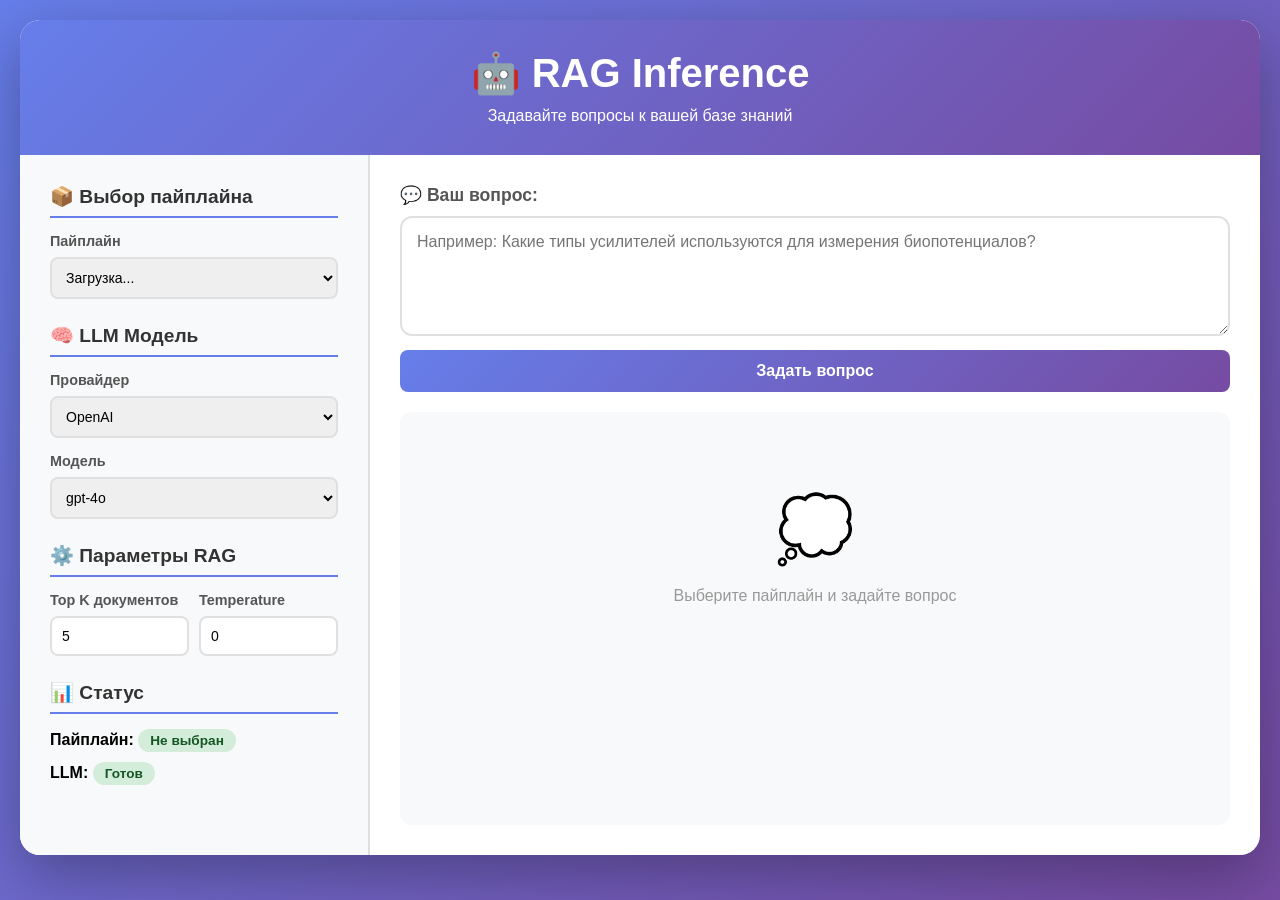
<file: rag_inference.html>
<!DOCTYPE html>
<html lang="ru">

<head>
    <meta charset="UTF-8">
    <meta name="viewport" content="width=device-width, initial-scale=1.0">
    <title>RAG Inference - Запросы к базе знаний</title>
    <style>
        * {
            margin: 0;
            padding: 0;
            box-sizing: border-box;
        }

        body {
            font-family: -apple-system, BlinkMacSystemFont, 'Segoe UI', Roboto, Oxygen, Ubuntu, Cantarell, sans-serif;
            background: linear-gradient(135deg, #667eea 0%, #764ba2 100%);
            min-height: 100vh;
            padding: 20px;
        }

        .container {
            max-width: 1400px;
            margin: 0 auto;
            background: white;
            border-radius: 20px;
            box-shadow: 0 20px 60px rgba(0, 0, 0, 0.3);
            overflow: hidden;
        }

        .header {
            background: linear-gradient(135deg, #667eea 0%, #764ba2 100%);
            color: white;
            padding: 30px;
            text-align: center;
        }

        .header h1 {
            font-size: 2.5em;
            margin-bottom: 10px;
        }

        .content {
            display: grid;
            grid-template-columns: 350px 1fr;
            gap: 0;
            min-height: calc(100vh - 200px);
        }

        .sidebar {
            background: #f8f9fa;
            border-right: 2px solid #e0e0e0;
            padding: 30px;
            overflow-y: auto;
        }

        .main-area {
            padding: 30px;
            display: flex;
            flex-direction: column;
        }

        .section {
            margin-bottom: 25px;
        }

        .section h2 {
            color: #333;
            margin-bottom: 15px;
            font-size: 1.2em;
            border-bottom: 2px solid #667eea;
            padding-bottom: 8px;
        }

        label {
            display: block;
            margin-bottom: 8px;
            font-weight: 600;
            color: #555;
            font-size: 0.9em;
        }

        select,
        input[type="text"],
        input[type="number"],
        textarea {
            width: 100%;
            padding: 10px;
            border: 2px solid #e0e0e0;
            border-radius: 8px;
            font-size: 14px;
            transition: border-color 0.3s;
            font-family: inherit;
        }

        select:focus,
        input:focus,
        textarea:focus {
            outline: none;
            border-color: #667eea;
        }

        textarea {
            resize: vertical;
            min-height: 100px;
        }

        button {
            background: linear-gradient(135deg, #667eea 0%, #764ba2 100%);
            color: white;
            border: none;
            padding: 12px 30px;
            font-size: 16px;
            font-weight: 600;
            border-radius: 8px;
            cursor: pointer;
            transition: transform 0.2s, box-shadow 0.2s;
            width: 100%;
        }

        button:hover:not(:disabled) {
            transform: translateY(-2px);
            box-shadow: 0 5px 20px rgba(102, 126, 234, 0.4);
        }

        button:disabled {
            opacity: 0.5;
            cursor: not-allowed;
        }

        .query-section {
            flex: 1;
            display: flex;
            flex-direction: column;
        }

        .query-input-area {
            margin-bottom: 20px;
        }

        .query-input {
            width: 100%;
            min-height: 120px;
            padding: 15px;
            border: 2px solid #e0e0e0;
            border-radius: 12px;
            font-size: 16px;
            resize: vertical;
            font-family: inherit;
        }

        .response-area {
            flex: 1;
            background: #f8f9fa;
            border-radius: 12px;
            padding: 20px;
            overflow-y: auto;
            min-height: 300px;
        }

        .response-header {
            display: flex;
            justify-content: space-between;
            align-items: center;
            margin-bottom: 15px;
            padding-bottom: 10px;
            border-bottom: 2px solid #e0e0e0;
        }

        .response-content {
            line-height: 1.8;
            color: #333;
        }

        .sources {
            margin-top: 20px;
            padding-top: 20px;
            border-top: 2px solid #e0e0e0;
        }

        .source-item {
            background: white;
            padding: 15px;
            border-radius: 8px;
            margin-bottom: 10px;
            border-left: 4px solid #667eea;
        }

        .source-item strong {
            color: #667eea;
        }

        .loading {
            display: inline-block;
            width: 20px;
            height: 20px;
            border: 3px solid #f3f3f3;
            border-top: 3px solid #667eea;
            border-radius: 50%;
            animation: spin 1s linear infinite;
        }

        @keyframes spin {
            0% {
                transform: rotate(0deg);
            }

            100% {
                transform: rotate(360deg);
            }
        }

        .status-badge {
            display: inline-block;
            padding: 4px 12px;
            border-radius: 12px;
            font-size: 0.85em;
            font-weight: 600;
        }

        .status-ready {
            background: #d4edda;
            color: #155724;
        }

        .status-loading {
            background: #d1ecf1;
            color: #0c5460;
        }

        .status-error {
            background: #f8d7da;
            color: #721c24;
        }

        .info-box {
            background: #e3f2fd;
            padding: 12px;
            border-radius: 8px;
            margin-top: 10px;
            font-size: 0.85em;
            color: #1565c0;
        }

        .param-group {
            display: grid;
            grid-template-columns: 1fr 1fr;
            gap: 10px;
            margin-top: 10px;
        }

        .empty-state {
            text-align: center;
            padding: 60px 20px;
            color: #999;
        }

        .empty-state-icon {
            font-size: 4em;
            margin-bottom: 20px;
        }

        .model-option {
            padding: 3px 0;
        }

        pre {
            background: #2d2d2d;
            color: #f8f8f2;
            padding: 15px;
            border-radius: 8px;
            overflow-x: auto;
            margin: 10px 0;
        }
    </style>
</head>

<body>
    <div class="container">
        <div class="header">
            <h1>🤖 RAG Inference</h1>
            <p>Задавайте вопросы к вашей базе знаний</p>
        </div>

        <div class="content">
            <!-- Sidebar with settings -->
            <div class="sidebar">
                <div class="section">
                    <h2>📦 Выбор пайплайна</h2>
                    <label>Пайплайн</label>
                    <select id="pipelineSelect" onchange="loadPipelineInfo()">
                        <option value="">Загрузка...</option>
                    </select>
                    <div id="pipelineInfo" class="info-box" style="display: none;">
                        <strong>Vector DB:</strong> <span id="vectorDbId">-</span><br>
                        <strong>Files:</strong> <span id="filesCount">-</span><br>
                        <strong>Chunks:</strong> <span id="chunksCount">-</span>
                    </div>
                </div>

                <div class="section">
                    <h2>🧠 LLM Модель</h2>
                    <label>Провайдер</label>
                    <select id="llmProvider" onchange="updateModelOptions()">
                        <option value="openai">OpenAI</option>
                        <option value="anthropic">Anthropic</option>
                        <option value="deepseek">DeepSeek</option>
                        <option value="custom">Custom API</option>
                    </select>

                    <label style="margin-top: 15px;">Модель</label>
                    <select id="llmModel">
                        <option value="gpt-4o">gpt-4o</option>
                    </select>

                    <div id="customApiUrl" style="display: none; margin-top: 15px;">
                        <label>API URL</label>
                        <input type="text" id="customUrl" placeholder="http://192.168.1.155:1234/v1">

                        <label style="margin-top: 15px;">Идентификатор модели</label>
                        <input type="text" id="customModelId" placeholder="qwen/qwen3-1.7b">
                        <div style="font-size: 0.85em; color: #666; margin-top: 5px;">
                            💡 Для LM Studio укажите точный ID модели (например: qwen/qwen3-1.7b)
                        </div>
                    </div>
                </div>

                <div class="section">
                    <h2>⚙️ Параметры RAG</h2>
                    <div class="param-group">
                        <div>
                            <label>Top K документов</label>
                            <input type="number" id="topK" value="5" min="1" max="20">
                        </div>
                        <div>
                            <label>Temperature</label>
                            <input type="number" id="temperature" value="0" min="0" max="2" step="0.1">
                        </div>
                    </div>
                </div>

                <div class="section">
                    <h2>📊 Статус</h2>
                    <div style="margin-bottom: 10px;">
                        <strong>Пайплайн:</strong>
                        <span id="pipelineStatus" class="status-badge status-ready">Не выбран</span>
                    </div>
                    <div>
                        <strong>LLM:</strong>
                        <span id="llmStatus" class="status-badge status-ready">Готов</span>
                    </div>
                </div>
            </div>

            <!-- Main query area -->
            <div class="main-area">
                <div class="query-input-area">
                    <label style="font-size: 1.1em; margin-bottom: 10px;">💬 Ваш вопрос:</label>
                    <textarea id="queryInput" class="query-input"
                        placeholder="Например: Какие типы усилителей используются для измерения биопотенциалов?"></textarea>
                    <button id="askButton" onclick="askQuestion()" style="margin-top: 10px;">
                        Задать вопрос
                    </button>
                </div>

                <div class="response-area" id="responseArea">
                    <div class="empty-state">
                        <div class="empty-state-icon">💭</div>
                        <p>Выберите пайплайн и задайте вопрос</p>
                    </div>
                </div>
            </div>
        </div>
    </div>

    <script>
        const API_URL = 'http://localhost:8000';
        let currentPipeline = null;

        // Model options for different providers
        const MODEL_OPTIONS = {
            openai: [
                { value: 'gpt-4o', label: 'GPT-4o' },
                { value: 'gpt-4o-mini', label: 'GPT-4o Mini' },
                { value: 'gpt-4-turbo', label: 'GPT-4 Turbo' },
                { value: 'gpt-3.5-turbo', label: 'GPT-3.5 Turbo' }
            ],
            anthropic: [
                { value: 'claude-3-5-sonnet-20241022', label: 'Claude 3.5 Sonnet' },
                { value: 'claude-3-opus-20240229', label: 'Claude 3 Opus' },
                { value: 'claude-3-haiku-20240307', label: 'Claude 3 Haiku' }
            ],
            deepseek: [
                { value: 'deepseek-chat', label: 'DeepSeek Chat' },
                { value: 'deepseek-coder', label: 'DeepSeek Coder' }
            ],
            custom: [
                { value: 'custom', label: 'Custom Model' }
            ]
        };

        // Load pipelines on page load
        window.onload = async () => {
            await loadPipelines();
        };

        async function loadPipelines() {
            try {
                const response = await fetch(`${API_URL}/api/pipelines`);
                const pipelines = await response.json();

                const select = document.getElementById('pipelineSelect');
                select.innerHTML = '<option value="">-- Выберите пайплайн --</option>' +
                    pipelines.map(p =>
                        `<option value="${p.id}">${p.name}</option>`
                    ).join('');

            } catch (error) {
                console.error('Error loading pipelines:', error);
                alert('Ошибка загрузки пайплайнов. Убедитесь, что API запущен.');
            }
        }

        async function loadPipelineInfo() {
            const pipelineId = document.getElementById('pipelineSelect').value;

            if (!pipelineId) {
                document.getElementById('pipelineInfo').style.display = 'none';
                document.getElementById('pipelineStatus').textContent = 'Не выбран';
                document.getElementById('pipelineStatus').className = 'status-badge status-ready';
                currentPipeline = null;
                return;
            }

            try {
                // Load pipeline details
                const pipelineResp = await fetch(`${API_URL}/api/pipelines/${pipelineId}`);
                const pipeline = await pipelineResp.json();

                // Load pipeline files
                const filesResp = await fetch(`${API_URL}/api/pipelines/${pipelineId}/files`);
                const filesData = await filesResp.json();

                currentPipeline = {
                    id: pipeline.pipeline_id,
                    config: pipeline.config,
                    vectorDbId: filesData.vector_db_identifier,
                    filesCount: filesData.total_files,
                    chunksCount: filesData.files.reduce((sum, f) => sum + (f.chunks_count || 0), 0)
                };

                // Update UI
                document.getElementById('vectorDbId').textContent = currentPipeline.vectorDbId;
                document.getElementById('filesCount').textContent = currentPipeline.filesCount;
                document.getElementById('chunksCount').textContent = currentPipeline.chunksCount;
                document.getElementById('pipelineInfo').style.display = 'block';
                document.getElementById('pipelineStatus').textContent = 'Готов';
                document.getElementById('pipelineStatus').className = 'status-badge status-ready';

            } catch (error) {
                console.error('Error loading pipeline info:', error);
                document.getElementById('pipelineStatus').textContent = 'Ошибка';
                document.getElementById('pipelineStatus').className = 'status-badge status-error';
            }
        }

        function updateModelOptions() {
            const provider = document.getElementById('llmProvider').value;
            const modelSelect = document.getElementById('llmModel');
            const customUrlDiv = document.getElementById('customApiUrl');

            const options = MODEL_OPTIONS[provider] || MODEL_OPTIONS.openai;
            modelSelect.innerHTML = options.map(opt =>
                `<option value="${opt.value}">${opt.label}</option>`
            ).join('');

            customUrlDiv.style.display = provider === 'custom' ? 'block' : 'none';
        }

        async function askQuestion() {
            const query = document.getElementById('queryInput').value.trim();

            if (!query) {
                alert('Пожалуйста, введите вопрос');
                return;
            }

            if (!currentPipeline) {
                alert('Пожалуйста, выберите пайплайн');
                return;
            }

            const button = document.getElementById('askButton');
            const responseArea = document.getElementById('responseArea');

            button.disabled = true;
            button.textContent = 'Обработка...';

            // Show loading state
            responseArea.innerHTML = `
                <div style="text-align: center; padding: 40px;">
                    <div class="loading"></div>
                    <p style="margin-top: 20px; color: #666;">Поиск в базе знаний и генерация ответа...</p>
                </div>
            `;

            try {
                const provider = document.getElementById('llmProvider').value;
                let model = document.getElementById('llmModel').value;
                const topK = parseInt(document.getElementById('topK').value);
                const temperature = parseFloat(document.getElementById('temperature').value);
                const customUrl = document.getElementById('customUrl').value;
                const customModelId = document.getElementById('customModelId').value;

                // Для custom провайдера используем customModelId если он указан
                if (provider === 'custom' && customModelId) {
                    model = customModelId;
                }

                // Call RAG endpoint
                const response = await fetch(`${API_URL}/api/rag/query`, {
                    method: 'POST',
                    headers: { 'Content-Type': 'application/json' },
                    body: JSON.stringify({
                        pipeline_id: currentPipeline.id,
                        query: query,
                        llm_provider: provider,
                        llm_model: model,
                        top_k: topK,
                        temperature: temperature,
                        custom_api_url: customUrl || null
                    })
                });

                if (!response.ok) {
                    const error = await response.json();
                    throw new Error(error.detail || 'Ошибка при выполнении запроса');
                }

                const data = await response.json();

                displayResponse(data, query);

            } catch (error) {
                console.error('Error:', error);
                responseArea.innerHTML = `
                    <div style="padding: 20px; color: #721c24; background: #f8d7da; border-radius: 8px;">
                        <strong>❌ Ошибка:</strong> ${error.message}
                    </div>
                `;
            } finally {
                button.disabled = false;
                button.textContent = 'Задать вопрос';
            }
        }

        function displayResponse(data, query) {
            const responseArea = document.getElementById('responseArea');

            const timestamp = new Date().toLocaleTimeString('ru-RU');

            let html = `
                <div class="response-header">
                    <strong style="font-size: 1.1em;">💬 Ответ</strong>
                    <span style="color: #999; font-size: 0.9em;">${timestamp}</span>
                </div>
                
                <div style="background: #e3f2fd; padding: 12px; border-radius: 8px; margin-bottom: 15px;">
                    <strong>❓ Вопрос:</strong> ${escapeHtml(query)}
                </div>
                
                <div class="response-content">
                    ${formatResponse(data.answer)}
                </div>
            `;

            // Add sources if available
            if (data.sources && data.sources.length > 0) {
                html += `
                    <div class="sources">
                        <strong style="font-size: 1.05em;">📚 Источники (${data.sources.length}):</strong>
                        ${data.sources.map((src, idx) => `
                            <div class="source-item">
                                <strong>Источник ${idx + 1}</strong><br>
                                ${escapeHtml(src.content.substring(0, 200))}...
                                ${src.metadata ? `<br><small style="color: #999;">${JSON.stringify(src.metadata)}</small>` : ''}
                            </div>
                        `).join('')}
                    </div>
                `;
            }

            // Add metadata
            if (data.metadata) {
                html += `
                    <div style="margin-top: 20px; padding: 15px; background: #f8f9fa; border-radius: 8px; font-size: 0.9em;">
                        <strong>ℹ️ Метаданные:</strong><br>
                        <strong>Модель:</strong> ${data.metadata.llm_model || 'N/A'}<br>
                        <strong>Время обработки:</strong> ${data.metadata.processing_time || 'N/A'}<br>
                        <strong>Найдено документов:</strong> ${data.metadata.retrieved_docs || 'N/A'}
                    </div>
                `;
            }

            responseArea.innerHTML = html;
        }

        function formatResponse(text) {
            // Simple markdown-like formatting
            return escapeHtml(text)
                .replace(/\n\n/g, '</p><p>')
                .replace(/\n/g, '<br>')
                .replace(/^(.+)$/, '<p>$1</p>');
        }

        function escapeHtml(text) {
            const div = document.createElement('div');
            div.textContent = text;
            return div.innerHTML;
        }

        // Handle Enter key in textarea (Shift+Enter for new line)
        document.getElementById('queryInput').addEventListener('keydown', (e) => {
            if (e.key === 'Enter' && !e.shiftKey) {
                e.preventDefault();
                askQuestion();
            }
        });
    </script>
</body>

</html>
</file>
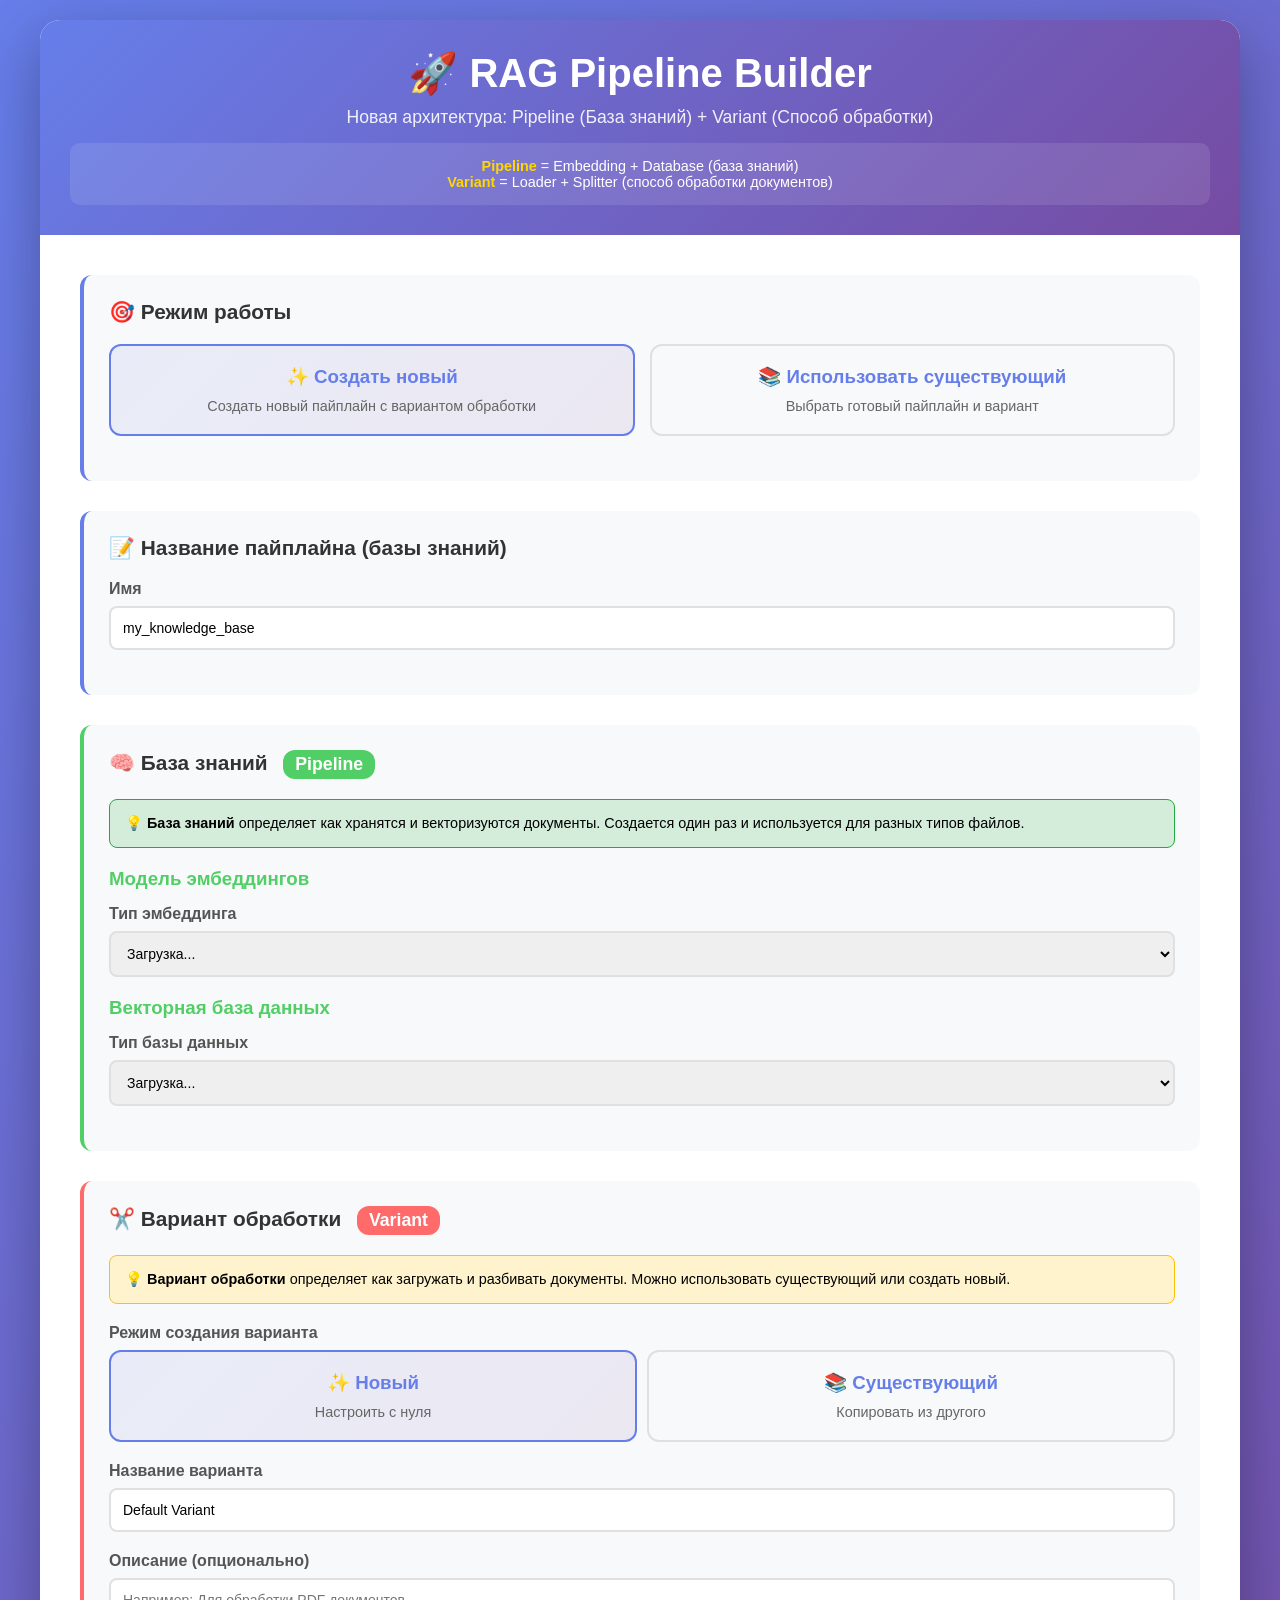
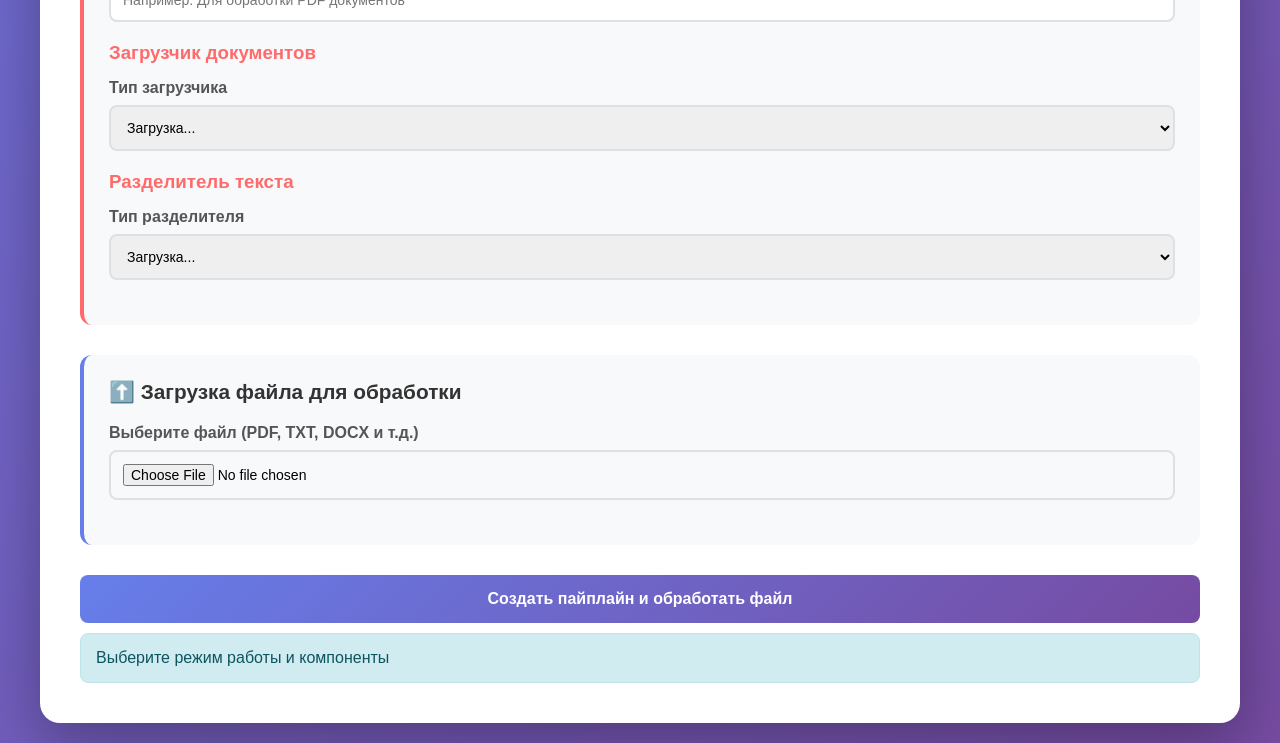
<file: frontend/create_pipeline.html>
<!DOCTYPE html>
<html lang="ru">

<head>
    <meta charset="UTF-8">
    <meta name="viewport" content="width=device-width, initial-scale=1.0">
    <title>RAG Pipeline Builder - New Architecture</title>
    <link rel="stylesheet" href="static/css/common.css">
    <link rel="stylesheet" href="static/css/create_pipeline.css">
</head>

<body>
    <script src="static/js/common.js"></script>
    <div class="container">
        <div class="header">
            <h1>🚀 RAG Pipeline Builder</h1>
            <p>Новая архитектура: Pipeline (База знаний) + Variant (Способ обработки)</p>
            <div class="architecture-info">
                <strong>Pipeline</strong> = Embedding + Database (база знаний)<br>
                <strong>Variant</strong> = Loader + Splitter (способ обработки документов)
            </div>
        </div>

        <div class="content">
            <div class="section">
                <h2>🎯 Режим работы</h2>
                <div class="mode-selector">
                    <div class="mode-card active" id="modeNew" onclick="selectMode('new')">
                        <h3>✨ Создать новый</h3>
                        <p>Создать новый пайплайн с вариантом обработки</p>
                    </div>
                    <div class="mode-card" id="modeExisting" onclick="selectMode('existing')">
                        <h3>📚 Использовать существующий</h3>
                        <p>Выбрать готовый пайплайн и вариант</p>
                    </div>
                </div>
            </div>

            <div class="section" id="existingPipelineSection" style="display: none;">
                <h2>📚 Выбор пайплайна и варианта</h2>

                <div class="form-group">
                    <label>Доступные пайплайны</label>
                    <div id="pipelineList" class="pipeline-list">
                        <div class="empty-state">Загрузка...</div>
                    </div>
                </div>

                <div id="variantSelection" style="display: none; margin-top: 20px;">
                    <label>Варианты обработки для выбранного пайплайна</label>
                    <div id="variantList" class="variant-list"></div>
                    <button class="create-new-variant-btn" onclick="showNewVariantForm()">
                        + Создать новый вариант
                    </button>
                </div>

                <div id="newVariantForm"
                    style="display: none; margin-top: 20px; padding: 20px; background: white; border-radius: 8px; border: 1px solid #ff6b6b;">
                    <h3>Создание нового варианта</h3>
                    <div class="form-group">
                        <label>Название варианта</label>
                        <input type="text" id="newVariantName" placeholder="Например: PDF Processor">
                    </div>
                    <div class="form-group">
                        <label>Описание</label>
                        <input type="text" id="newVariantDescription" placeholder="Опционально">
                    </div>

                    <div style="margin-top: 20px;">
                        <h3 style="color: #ff6b6b; margin-bottom: 15px;">Загрузчик документов</h3>
                        <div class="form-group">
                            <label>Тип загрузчика</label>
                            <select id="loaderTypeExisting" onchange="loadLoaderParams('existing')">
                                <option value="">Загрузка...</option>
                            </select>
                        </div>
                        <div id="loaderParamsExisting" class="dynamic-params" style="display: none;">
                            <h3>Параметры загрузчика</h3>
                            <div id="loaderParamsContentExisting" class="param-grid"></div>
                        </div>
                    </div>

                    <div style="margin-top: 20px;">
                        <h3 style="color: #ff6b6b; margin-bottom: 15px;">Разделитель текста</h3>
                        <div class="form-group">
                            <label>Тип разделителя</label>
                            <select id="splitterTypeExisting" onchange="loadSplitterParams('existing')">
                                <option value="">Загрузка...</option>
                            </select>
                        </div>
                        <div id="splitterParamsExisting" class="dynamic-params" style="display: none;">
                            <h3>Параметры разделителя</h3>
                            <div id="splitterParamsContentExisting" class="param-grid"></div>
                        </div>
                    </div>
                </div>
            </div>

            <div id="newPipelineSection">
                <div class="section">
                    <h2>📝 Название пайплайна (базы знаний)</h2>
                    <div class="form-group">
                        <label>Имя</label>
                        <input type="text" id="pipelineName" value="my_knowledge_base" placeholder="Введите название">
                    </div>
                </div>

                <div class="section knowledge-base-section">
                    <h2>🧠 База знаний <span class="kb-badge">Pipeline</span></h2>
                    <div class="info-box success">
                        💡 <strong>База знаний</strong> определяет как хранятся и векторизуются документы.
                        Создается один раз и используется для разных типов файлов.
                    </div>

                    <div style="margin-top: 20px;">
                        <h3 style="color: #51cf66; margin-bottom: 15px;">Модель эмбеддингов</h3>
                        <div class="form-group">
                            <label>Тип эмбеддинга</label>
                            <select id="embeddingType" onchange="loadEmbeddingParams()">
                                <option value="">Загрузка...</option>
                            </select>
                        </div>
                        <div id="embeddingParams" class="dynamic-params" style="display: none;">
                            <h3>Параметры эмбеддинга</h3>
                            <div id="embeddingParamsContent" class="param-grid"></div>
                        </div>
                    </div>

                    <div style="margin-top: 20px;">
                        <h3 style="color: #51cf66; margin-bottom: 15px;">Векторная база данных</h3>
                        <div class="form-group">
                            <label>Тип базы данных</label>
                            <select id="databaseType" onchange="loadDatabaseParams()">
                                <option value="">Загрузка...</option>
                            </select>
                        </div>
                        <div id="databaseParams" class="dynamic-params" style="display: none;">
                            <h3>Параметры базы данных</h3>
                            <div id="databaseParamsContent" class="param-grid"></div>
                        </div>
                    </div>
                </div>

                <div class="section variant-section">
                    <h2>✂️ Вариант обработки <span class="variant-badge">Variant</span></h2>
                    <div class="info-box">
                        💡 <strong>Вариант обработки</strong> определяет как загружать и разбивать документы.
                        Можно использовать существующий или создать новый.
                    </div>

                    <div style="margin-top: 20px; margin-bottom: 20px;">
                        <label>Режим создания варианта</label>
                        <div class="mode-selector" style="grid-template-columns: 1fr 1fr; gap: 10px;">
                            <div class="mode-card active" id="modeNewVariant" onclick="selectVariantMode('new')">
                                <h3>✨ Новый</h3>
                                <p>Настроить с нуля</p>
                            </div>
                            <div class="mode-card" id="modeExistingVariant" onclick="selectVariantMode('existing')">
                                <h3>📚 Существующий</h3>
                                <p>Копировать из другого</p>
                            </div>
                        </div>
                    </div>

                    <!-- EXISTING VARIANT SELECTION -->
                    <div id="existingVariantSelector" style="display: none;">
                        <div class="form-group">
                            <label>Выберите вариант для копирования</label>
                            <select id="existingVariantSelect" onchange="onExistingVariantSelect()">
                                <option value="">Загрузка...</option>
                            </select>
                            <div id="selectedVariantInfo" class="info-box" style="display: none; margin-top: 10px;">
                            </div>
                        </div>
                    </div>

                    <!-- NEW VARIANT FORM -->
                    <div id="newVariantConfig">
                        <div class="form-group" style="margin-top: 20px;">
                            <label>Название варианта</label>
                            <input type="text" id="variantName" value="Default Variant"
                                placeholder="Например: PDF Processor">
                        </div>

                        <div class="form-group">
                            <label>Описание (опционально)</label>
                            <input type="text" id="variantDescription"
                                placeholder="Например: Для обработки PDF документов">
                        </div>

                        <div style="margin-top: 20px;">
                            <h3 style="color: #ff6b6b; margin-bottom: 15px;">Загрузчик документов</h3>
                            <div class="form-group">
                                <label>Тип загрузчика</label>
                                <select id="loaderType" onchange="loadLoaderParams('new')">
                                    <option value="">Загрузка...</option>
                                </select>
                            </div>
                            <div id="loaderParams" class="dynamic-params" style="display: none;">
                                <h3>Параметры загрузчика</h3>
                                <div id="loaderParamsContent" class="param-grid"></div>
                            </div>
                        </div>

                        <div style="margin-top: 20px;">
                            <h3 style="color: #ff6b6b; margin-bottom: 15px;">Разделитель текста</h3>
                            <div class="form-group">
                                <label>Тип разделителя</label>
                                <select id="splitterType" onchange="loadSplitterParams('new')">
                                    <option value="">Загрузка...</option>
                                </select>
                            </div>
                            <div id="splitterParams" class="dynamic-params" style="display: none;">
                                <h3>Параметры разделителя</h3>
                                <div id="splitterParamsContent" class="param-grid"></div>
                            </div>
                        </div>
                    </div>
                </div>
            </div>

            <div class="section">
                <h2>⬆️ Загрузка файла для обработки</h2>
                <div class="form-group">
                    <label for="fileInput">Выберите файл (PDF, TXT, DOCX и т.д.)</label>
                    <input type="file" id="fileInput" accept=".pdf,.txt,.docx,.md,.csv">
                </div>
                <div id="fileInfo" class="file-info" style="display: none;"></div>
            </div>

            <button id="processBtn" onclick="processPipeline()">Создать пайплайн и обработать файл</button>

            <div id="statusMessage" class="status-message status-info" style="display: none;"></div>

            <div id="progressContainer" class="progress-container">
                <div class="progress-bar">
                    <div id="progressFill" class="progress-fill">0%</div>
                </div>
                <p id="taskMessage"></p>
            </div>

            <div id="resultsSection" class="section"
                style="display: none; margin-top: 40px; border-left-color: #764ba2;">
                <h2>🎉 Результаты обработки</h2>
                <div id="taskInfo">
                    <p><strong>Pipeline ID:</strong> <span id="pipelineIdDisplay">N/A</span></p>
                    <p><strong>Variant ID:</strong> <span id="variantIdDisplay">N/A</span></p>
                    <p><strong>Task ID:</strong> <span id="taskIdDisplay">N/A</span></p>
                    <p><strong>Файл:</strong> <span id="fileNameDisplay">N/A</span></p>
                </div>
                <div id="stats" class="stats"></div>
            </div>
        </div>
    </div>

    <script src="static/js/create_pipeline.js"></script>
</body>

</html>
</file>
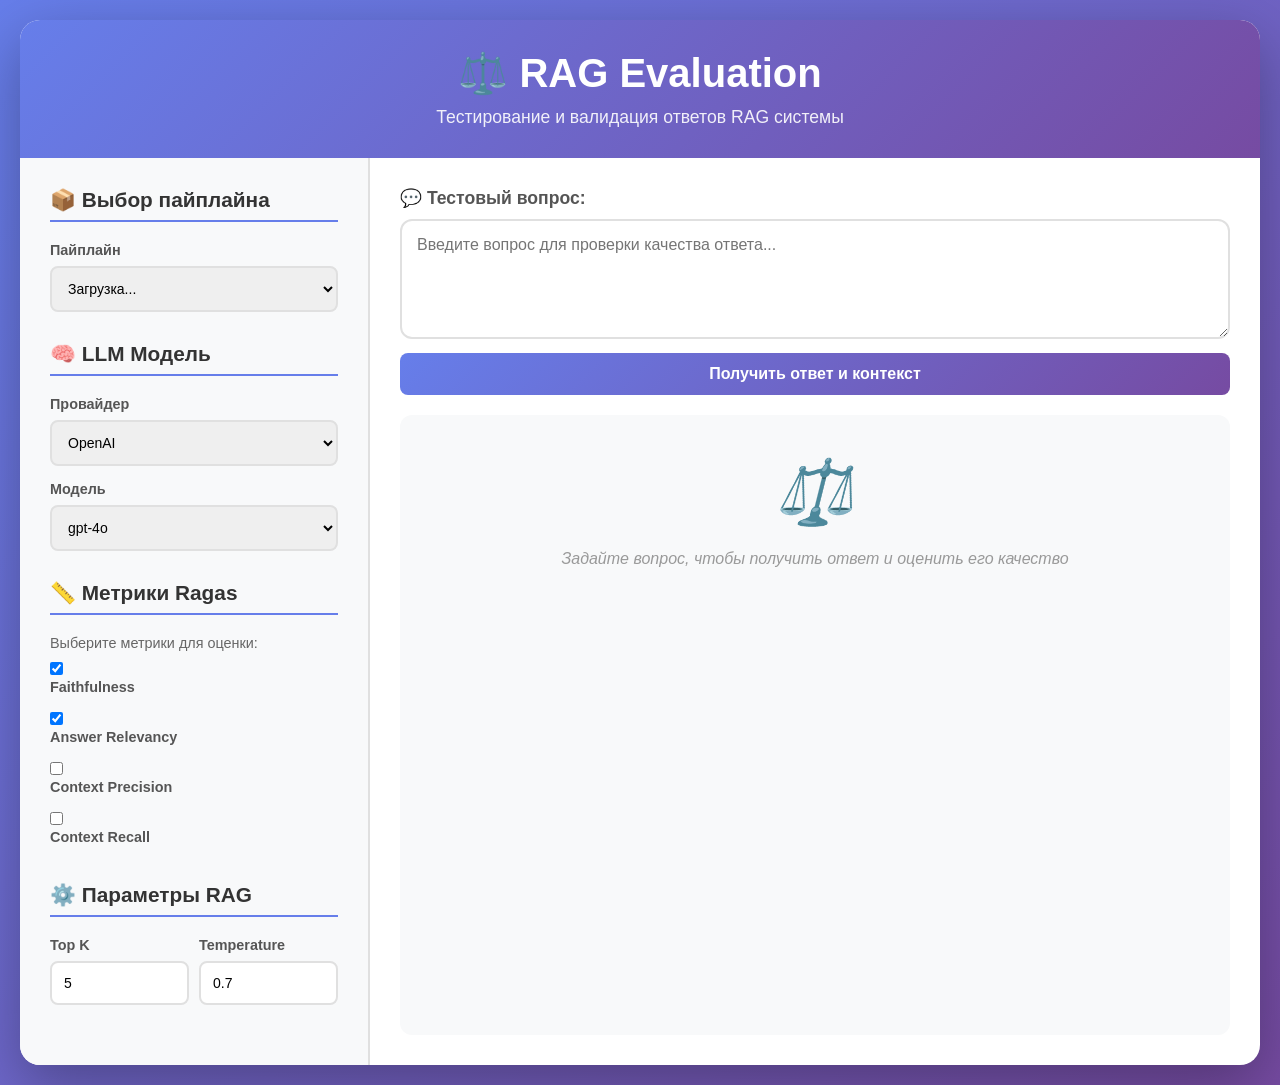
<file: frontend/rag_evaluation.html>
<!DOCTYPE html>
<html lang="ru">

<head>
    <meta charset="UTF-8">
    <meta name="viewport" content="width=device-width, initial-scale=1.0">
    <title>RAG Evaluation - Проверка качества</title>
    <link rel="stylesheet" href="static/css/common.css">
    <link rel="stylesheet" href="static/css/rag_inference.css">
    <style>
        .metric-card {
            background: #f8f9fa;
            padding: 10px;
            border-radius: 8px;
            margin-bottom: 5px;
            display: flex;
            justify-content: space-between;
            align-items: center;
        }

        .metric-score {
            font-weight: bold;
            color: #667eea;
            font-size: 1.2em;
        }

        .eval-loading {
            color: #666;
            font-style: italic;
        }
    </style>
</head>

<body>
    <script src="static/js/common.js"></script>
    <div class="container">
        <div class="header">
            <h1>⚖️ RAG Evaluation</h1>
            <p>Тестирование и валидация ответов RAG системы</p>
        </div>

        <div class="content">
            <!-- Sidebar with settings -->
            <div class="sidebar">
                <div class="section">
                    <h2>📦 Выбор пайплайна</h2>
                    <label>Пайплайн</label>
                    <select id="pipelineSelect" onchange="loadPipelineInfo()">
                        <option value="">Загрузка...</option>
                    </select>
                    <div id="pipelineInfo" class="info-box" style="display: none;">
                        <strong>Vector DB:</strong> <span id="vectorDbId">-</span><br>
                        <strong>Files:</strong> <span id="filesCount">-</span><br>
                        <strong>Chunks:</strong> <span id="chunksCount">-</span>
                    </div>
                </div>

                <div class="section">
                    <h2>🧠 LLM Модель</h2>
                    <label>Провайдер</label>
                    <select id="llmProvider" onchange="updateModelOptions()">
                        <option value="openai">OpenAI</option>
                        <option value="anthropic">Anthropic</option>
                        <option value="deepseek">DeepSeek</option>
                        <option value="custom">Custom API</option>
                    </select>

                    <label style="margin-top: 15px;">Модель</label>
                    <select id="llmModel">
                        <option value="gpt-4o">gpt-4o</option>
                    </select>

                    <div id="customApiUrl" style="display: none; margin-top: 15px;">
                        <label>API URL</label>
                        <input type="text" id="customUrl" placeholder="http://192.168.1.155:1234/v1">

                        <label style="margin-top: 15px;">Идентификатор модели</label>
                        <input type="text" id="customModelId" placeholder="qwen/qwen3-1.7b">
                    </div>
                </div>

                <div class="section">
                    <h2>📏 Метрики Ragas</h2>
                    <div style="font-size: 0.9em; color: #666; margin-bottom: 10px;">
                        Выберите метрики для оценки:
                    </div>
                    <div style="display: flex; flex-direction: column; gap: 8px;">
                        <div>
                            <input type="checkbox" id="metric_faithfulness" checked>
                            <label for="metric_faithfulness">Faithfulness</label>
                        </div>
                        <div>
                            <input type="checkbox" id="metric_answer_relevancy" checked>
                            <label for="metric_answer_relevancy">Answer Relevancy</label>
                        </div>
                        <div>
                            <input type="checkbox" id="metric_context_precision">
                            <label for="metric_context_precision">Context Precision</label>
                        </div>
                        <div>
                            <input type="checkbox" id="metric_context_recall">
                            <label for="metric_context_recall">Context Recall</label>
                        </div>
                    </div>
                </div>

                <div class="section">
                    <h2>⚙️ Параметры RAG</h2>
                    <div class="param-group">
                        <div>
                            <label>Top K</label>
                            <input type="number" id="topK" value="5" min="1" max="20">
                        </div>
                        <div>
                            <label>Temperature</label>
                            <input type="number" id="temperature" value="0.7" min="0" max="2" step="0.1">
                        </div>
                    </div>
                </div>
            </div>

            <!-- Main query area -->
            <div class="main-area">
                <div class="query-input-area">
                    <label style="font-size: 1.1em; margin-bottom: 10px;">💬 Тестовый вопрос:</label>
                    <textarea id="queryInput" class="query-input"
                        placeholder="Введите вопрос для проверки качества ответа..."></textarea>
                    <button id="askButton" onclick="askQuestion()" style="margin-top: 10px;">
                        Получить ответ и контекст
                    </button>
                </div>

                <div class="response-area" id="responseArea">
                    <div class="empty-state">
                        <div class="empty-state-icon">⚖️</div>
                        <p>Задайте вопрос, чтобы получить ответ и оценить его качество</p>
                    </div>
                </div>

                <!-- Hidden evaluation area -->
                <div id="evalArea"
                    style="display:none; margin-top: 20px; padding: 20px; background: white; border-radius: 12px; border: 1px solid #e0e0e0; box-shadow: 0 5px 15px rgba(0,0,0,0.05);">
                    <div
                        style="display: flex; justify-content: space-between; align-items: center; margin-bottom: 15px;">
                        <h3 style="margin: 0; color: #333;">📊 Оценка Ragas</h3>
                        <div id="evalStatus"></div>
                    </div>

                    <button id="evalBtn" onclick="evaluateCurrentResponse()" style="background: #ff6b6b;">
                        🚀 Запустить оценку (Ragas)
                    </button>

                    <div id="evalResults" style="margin-top: 20px;"></div>
                </div>
            </div>
        </div>
    </div>

    <script src="static/js/rag_evaluation.js"></script>
</body>

</html>
</file>
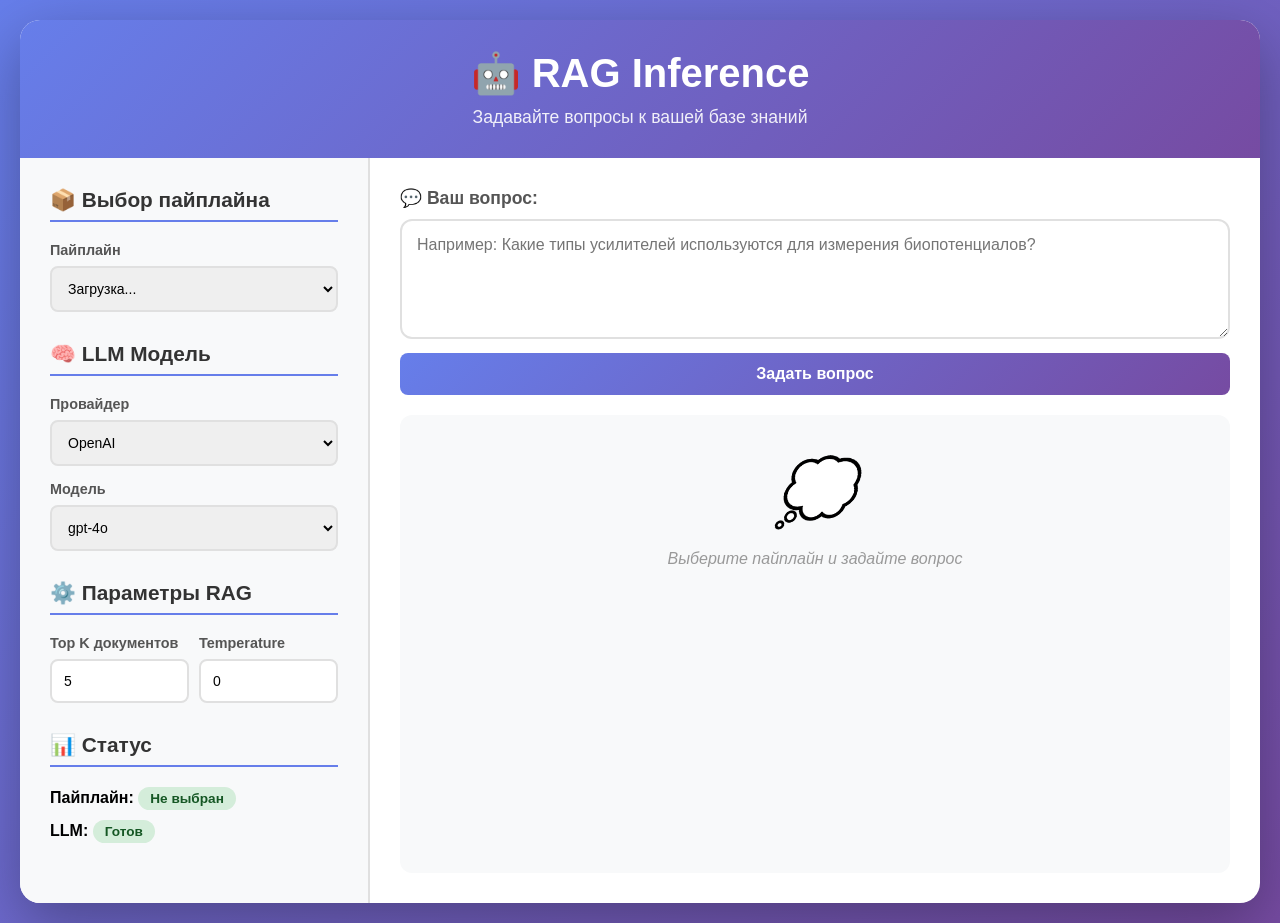
<file: frontend/rag_inference.html>
<!DOCTYPE html>
<html lang="ru">

<head>
    <meta charset="UTF-8">
    <meta name="viewport" content="width=device-width, initial-scale=1.0">
    <title>RAG Inference - Запросы к базе знаний</title>
    <link rel="stylesheet" href="static/css/common.css">
    <link rel="stylesheet" href="static/css/rag_inference.css">
</head>

<body>
    <script src="static/js/common.js"></script>
    <div class="container">
        <div class="header">
            <h1>🤖 RAG Inference</h1>
            <p>Задавайте вопросы к вашей базе знаний</p>
        </div>

        <div class="content">
            <!-- Sidebar with settings -->
            <div class="sidebar">
                <div class="section">
                    <h2>📦 Выбор пайплайна</h2>
                    <label>Пайплайн</label>
                    <select id="pipelineSelect" onchange="loadPipelineInfo()">
                        <option value="">Загрузка...</option>
                    </select>
                    <div id="pipelineInfo" class="info-box" style="display: none;">
                        <strong>Vector DB:</strong> <span id="vectorDbId">-</span><br>
                        <strong>Files:</strong> <span id="filesCount">-</span><br>
                        <strong>Chunks:</strong> <span id="chunksCount">-</span>
                    </div>
                </div>

                <div class="section">
                    <h2>🧠 LLM Модель</h2>
                    <label>Провайдер</label>
                    <select id="llmProvider" onchange="updateModelOptions()">
                        <option value="openai">OpenAI</option>
                        <option value="anthropic">Anthropic</option>
                        <option value="deepseek">DeepSeek</option>
                        <option value="custom">Custom API</option>
                    </select>

                    <label style="margin-top: 15px;">Модель</label>
                    <select id="llmModel">
                        <option value="gpt-4o">gpt-4o</option>
                    </select>

                    <div id="customApiUrl" style="display: none; margin-top: 15px;">
                        <label>API URL</label>
                        <input type="text" id="customUrl" placeholder="http://192.168.1.155:1234/v1">

                        <label style="margin-top: 15px;">Идентификатор модели</label>
                        <input type="text" id="customModelId" placeholder="qwen/qwen3-1.7b">
                        <div style="font-size: 0.85em; color: #666; margin-top: 5px;">
                            💡 Для LM Studio укажите точный ID модели (например: qwen/qwen3-1.7b)
                        </div>
                    </div>
                </div>

                <div class="section">
                    <h2>⚙️ Параметры RAG</h2>
                    <div class="param-group">
                        <div>
                            <label>Top K документов</label>
                            <input type="number" id="topK" value="5" min="1" max="20">
                        </div>
                        <div>
                            <label>Temperature</label>
                            <input type="number" id="temperature" value="0" min="0" max="2" step="0.1">
                        </div>
                    </div>
                </div>

                <div class="section">
                    <h2>📊 Статус</h2>
                    <div style="margin-bottom: 10px;">
                        <strong>Пайплайн:</strong>
                        <span id="pipelineStatus" class="status-badge status-ready">Не выбран</span>
                    </div>
                    <div>
                        <strong>LLM:</strong>
                        <span id="llmStatus" class="status-badge status-ready">Готов</span>
                    </div>
                </div>
            </div>

            <!-- Main query area -->
            <div class="main-area">
                <div class="query-input-area">
                    <label style="font-size: 1.1em; margin-bottom: 10px;">💬 Ваш вопрос:</label>
                    <textarea id="queryInput" class="query-input"
                        placeholder="Например: Какие типы усилителей используются для измерения биопотенциалов?"></textarea>
                    <button id="askButton" onclick="askQuestion()" style="margin-top: 10px;">
                        Задать вопрос
                    </button>
                </div>

                <div class="response-area" id="responseArea">
                    <div class="empty-state">
                        <div class="empty-state-icon">💭</div>
                        <p>Выберите пайплайн и задайте вопрос</p>
                    </div>
                </div>
            </div>
        </div>
    </div>

    <script src="static/js/rag_inference.js"></script>
</body>

</html>
</file>
<file: frontend/static/css/common.css>
/* Общие стили для RAG System */
* {
    margin: 0;
    padding: 0;
    box-sizing: border-box;
}

body {
    font-family: -apple-system, BlinkMacSystemFont, 'Segoe UI', Roboto, Oxygen, Ubuntu, Cantarell, sans-serif;
    background: linear-gradient(135deg, #667eea 0%, #764ba2 100%);
    min-height: 100vh;
    padding: 20px;
}

.container {
    background: white;
    border-radius: 20px;
    box-shadow: 0 20px 60px rgba(0, 0, 0, 0.3);
    overflow: hidden;
    margin: 0 auto;
}

.header {
    background: linear-gradient(135deg, #667eea 0%, #764ba2 100%);
    color: white;
    padding: 30px;
    text-align: center;
}

.header h1 {
    font-size: 2.5em;
    margin-bottom: 10px;
}

.header p {
    opacity: 0.9;
    font-size: 1.1em;
}

.section {
    margin-bottom: 30px;
}

.section h2 {
    color: #333;
    margin-bottom: 20px;
    font-size: 1.3em;
}

/* Формы и Inputs */
.form-group {
    margin-bottom: 20px;
}

label {
    display: block;
    margin-bottom: 8px;
    font-weight: 600;
    color: #555;
}

.label-description {
    font-size: 0.85em;
    color: #777;
    font-weight: normal;
    margin-left: 5px;
}

select,
input[type="text"],
input[type="number"],
input[type="file"],
input[type="checkbox"],
textarea {
    padding: 12px;
    border: 2px solid #e0e0e0;
    border-radius: 8px;
    font-size: 14px;
    transition: border-color 0.3s;
    width: 100%;
    font-family: inherit;
}

input[type="checkbox"] {
    width: auto;
    margin-right: 8px;
}

select:focus,
input:focus,
textarea:focus {
    outline: none;
    border-color: #667eea;
}

button {
    background: linear-gradient(135deg, #667eea 0%, #764ba2 100%);
    color: white;
    border: none;
    padding: 15px 40px;
    font-size: 16px;
    font-weight: 600;
    border-radius: 8px;
    cursor: pointer;
    transition: transform 0.2s, box-shadow 0.2s;
    width: 100%;
}

button:hover:not(:disabled) {
    transform: translateY(-2px);
    box-shadow: 0 5px 20px rgba(102, 126, 234, 0.4);
}

button:disabled {
    opacity: 0.5;
    cursor: not-allowed;
}

/* Информационные блоки */
.info-box {
    background: #fff3cd;
    border: 1px solid #ffc107;
    padding: 15px;
    border-radius: 8px;
    margin-top: 15px;
    font-size: 0.9em;
}

.info-box.success {
    background: #d4edda;
    border-color: #28a745;
}

/* Статусы */
.status-message {
    padding: 15px;
    border-radius: 8px;
    margin-top: 10px;
}

.status-success {
    background: #d4edda;
    color: #155724;
    border: 1px solid #c3e6cb;
}

.status-error {
    background: #f8d7da;
    color: #721c24;
    border: 1px solid #f5c6cb;
}

.status-info {
    background: #d1ecf1;
    color: #0c5460;
    border: 1px solid #bee5eb;
}

/* Загрузка */
.loading {
    display: inline-block;
    width: 20px;
    height: 20px;
    border: 3px solid #f3f3f3;
    border-top: 3px solid #667eea;
    border-radius: 50%;
    animation: spin 1s linear infinite;
    margin-left: 10px;
}

@keyframes spin {
    0% {
        transform: rotate(0deg);
    }

    100% {
        transform: rotate(360deg);
    }
}

.empty-state {
    text-align: center;
    padding: 20px;
    color: #999;
    font-style: italic;
}
</file>
<file: frontend/static/css/create_pipeline.css>
/* Специфичные стили для Create Pipeline */

.container {
    max-width: 1200px;
    /* Specific width */
}

/* Specific content styling that differs from inference */
.content {
    padding: 40px;
}

.section {
    padding: 25px;
    background: #f8f9fa;
    border-radius: 12px;
    border-left: 4px solid #667eea;
}

.section.variant-section {
    border-left-color: #ff6b6b;
}

.section.knowledge-base-section {
    border-left-color: #51cf66;
}

.architecture-info {
    background: rgba(255, 255, 255, 0.1);
    padding: 15px;
    border-radius: 10px;
    margin-top: 15px;
    font-size: 0.9em;
}

.architecture-info strong {
    color: #ffd700;
}

.dynamic-params {
    margin-top: 20px;
    padding: 20px;
    background: white;
    border-radius: 8px;
    border: 1px solid #e0e0e0;
}

.dynamic-params h3 {
    font-size: 1.1em;
    color: #667eea;
    margin-bottom: 15px;
}

.param-grid {
    display: grid;
    grid-template-columns: repeat(auto-fit, minmax(250px, 1fr));
    gap: 15px;
}

.checkbox-group {
    display: flex;
    align-items: center;
}

.progress-container {
    margin-top: 30px;
    display: none;
}

.progress-bar {
    width: 100%;
    height: 30px;
    background: #e0e0e0;
    border-radius: 15px;
    overflow: hidden;
    margin-bottom: 10px;
}

.progress-fill {
    height: 100%;
    background: linear-gradient(90deg, #667eea 0%, #764ba2 100%);
    width: 0%;
    transition: width 0.3s;
    display: flex;
    align-items: center;
    justify-content: center;
    color: white;
    font-weight: 600;
}

.file-info {
    display: flex;
    align-items: center;
    gap: 10px;
    margin-top: 10px;
    padding: 10px;
    background: white;
    border-radius: 8px;
}

.stats {
    display: grid;
    grid-template-columns: repeat(auto-fit, minmax(150px, 1fr));
    gap: 15px;
    margin-top: 20px;
}

.stat-card {
    background: white;
    padding: 15px;
    border-radius: 8px;
    text-align: center;
}

.stat-value {
    font-size: 2em;
    font-weight: bold;
    color: #667eea;
}

.stat-label {
    color: #777;
    font-size: 0.9em;
    margin-top: 5px;
}

.variant-badge {
    display: inline-block;
    background: #ff6b6b;
    color: white;
    padding: 4px 12px;
    border-radius: 12px;
    font-size: 0.85em;
    margin-left: 10px;
}

.kb-badge {
    display: inline-block;
    background: #51cf66;
    color: white;
    padding: 4px 12px;
    border-radius: 12px;
    font-size: 0.85em;
    margin-left: 10px;
}

/* Новые стили для селектора режимов */
.mode-selector {
    display: grid;
    grid-template-columns: 1fr 1fr;
    gap: 15px;
    margin-bottom: 20px;
}

.mode-card {
    padding: 20px;
    border: 2px solid #e0e0e0;
    border-radius: 12px;
    cursor: pointer;
    transition: all 0.3s;
    text-align: center;
}

.mode-card:hover {
    border-color: #667eea;
    transform: translateY(-2px);
    box-shadow: 0 5px 15px rgba(102, 126, 234, 0.2);
}

.mode-card.active {
    border-color: #667eea;
    background: linear-gradient(135deg, rgba(102, 126, 234, 0.1) 0%, rgba(118, 75, 162, 0.1) 100%);
}

.mode-card h3 {
    color: #667eea;
    margin-bottom: 10px;
}

.mode-card p {
    color: #666;
    font-size: 0.9em;
}

/* Стили для списка пайплайнов */
.pipeline-list {
    max-height: 300px;
    overflow-y: auto;
    border: 1px solid #e0e0e0;
    border-radius: 8px;
    padding: 10px;
}

.pipeline-item {
    padding: 15px;
    border: 2px solid #e0e0e0;
    border-radius: 8px;
    margin-bottom: 10px;
    cursor: pointer;
    transition: all 0.3s;
}

.pipeline-item:hover {
    border-color: #667eea;
    background: #f8f9fa;
}

.pipeline-item.selected {
    border-color: #667eea;
    background: linear-gradient(135deg, rgba(102, 126, 234, 0.1) 0%, rgba(118, 75, 162, 0.1) 100%);
}

.pipeline-item h4 {
    color: #333;
    margin-bottom: 5px;
}

.pipeline-item .pipeline-meta {
    font-size: 0.85em;
    color: #666;
}

/* Стили для списка вариантов */
.variant-list {
    margin-top: 10px;
}

.variant-item {
    padding: 10px;
    background: white;
    border-left: 3px solid #ff6b6b;
    margin-bottom: 5px;
    border-radius: 4px;
    cursor: pointer;
    transition: all 0.2s;
}

.variant-item:hover {
    background: #fff5f5;
}

.variant-item.selected {
    background: #ffe0e0;
    border-left-width: 5px;
}

.create-new-variant-btn {
    background: #ff6b6b;
    color: white;
    border: none;
    padding: 8px 16px;
    border-radius: 6px;
    cursor: pointer;
    font-size: 0.9em;
    margin-top: 10px;
}

.create-new-variant-btn:hover {
    background: #ff5252;
}
</file>
<file: frontend/static/css/rag_inference.css>
/* Специфичные стили для RAG Inference */

.container {
    max-width: 1400px;
    /* Wider container for inference */
}

.content {
    display: flex;
    min-height: calc(100vh - 200px);
}

.sidebar {
    flex: 0 0 350px;
    /* Fixed width, no grow, no shrink */
    background: #f8f9fa;
    border-right: 2px solid #e0e0e0;
    padding: 30px;
    overflow-y: auto;
}

.main-area {
    flex: 1;
    /* Take remaining space */
    min-width: 0;
    /* Critical for preventing flex item overflow */
    padding: 30px;
    display: flex;
    flex-direction: column;
}

.section h2 {
    border-bottom: 2px solid #667eea;
    padding-bottom: 8px;
}

label {
    font-size: 0.9em;
}

textarea {
    resize: vertical;
    min-height: 100px;
}

button {
    padding: 12px 30px;
    /* Slightly smaller button padding than create pipeline */
}

.query-section {
    flex: 1;
    display: flex;
    flex-direction: column;
}

.query-input-area {
    margin-bottom: 20px;
}

.query-input {
    width: 100%;
    min-height: 120px;
    padding: 15px;
    border: 2px solid #e0e0e0;
    border-radius: 12px;
    font-size: 16px;
    resize: vertical;
    font-family: inherit;
}

.response-area {
    flex: 1;
    background: #f8f9fa;
    border-radius: 12px;
    padding: 20px;
    overflow-y: auto;
    min-height: 300px;
}

.response-header {
    display: flex;
    justify-content: space-between;
    align-items: center;
    margin-bottom: 15px;
    padding-bottom: 10px;
    border-bottom: 2px solid #e0e0e0;
}

.response-content {
    line-height: 1.8;
    color: #333;
}

.sources {
    margin-top: 20px;
    padding-top: 20px;
    border-top: 2px solid #e0e0e0;
}

.source-item {
    background: white;
    padding: 15px;
    border-radius: 8px;
    margin-bottom: 10px;
    border-left: 4px solid #667eea;
}

.source-item strong {
    color: #667eea;
}

.status-badge {
    display: inline-block;
    padding: 4px 12px;
    border-radius: 12px;
    font-size: 0.85em;
    font-weight: 600;
}

.status-ready {
    background: #d4edda;
    color: #155724;
}

.status-loading {
    background: #d1ecf1;
    color: #0c5460;
}

/* Inherited but used locally */
.status-error {
    background: #f8d7da;
    color: #721c24;
}

.param-group {
    display: grid;
    grid-template-columns: 1fr 1fr;
    gap: 10px;
    margin-top: 10px;
}

.empty-state-icon {
    font-size: 4em;
    margin-bottom: 20px;
}

.model-option {
    padding: 3px 0;
}

pre {
    background: #2d2d2d;
    color: #f8f8f2;
    padding: 15px;
    border-radius: 8px;
    overflow-x: auto;
    margin: 10px 0;
}
</file>
